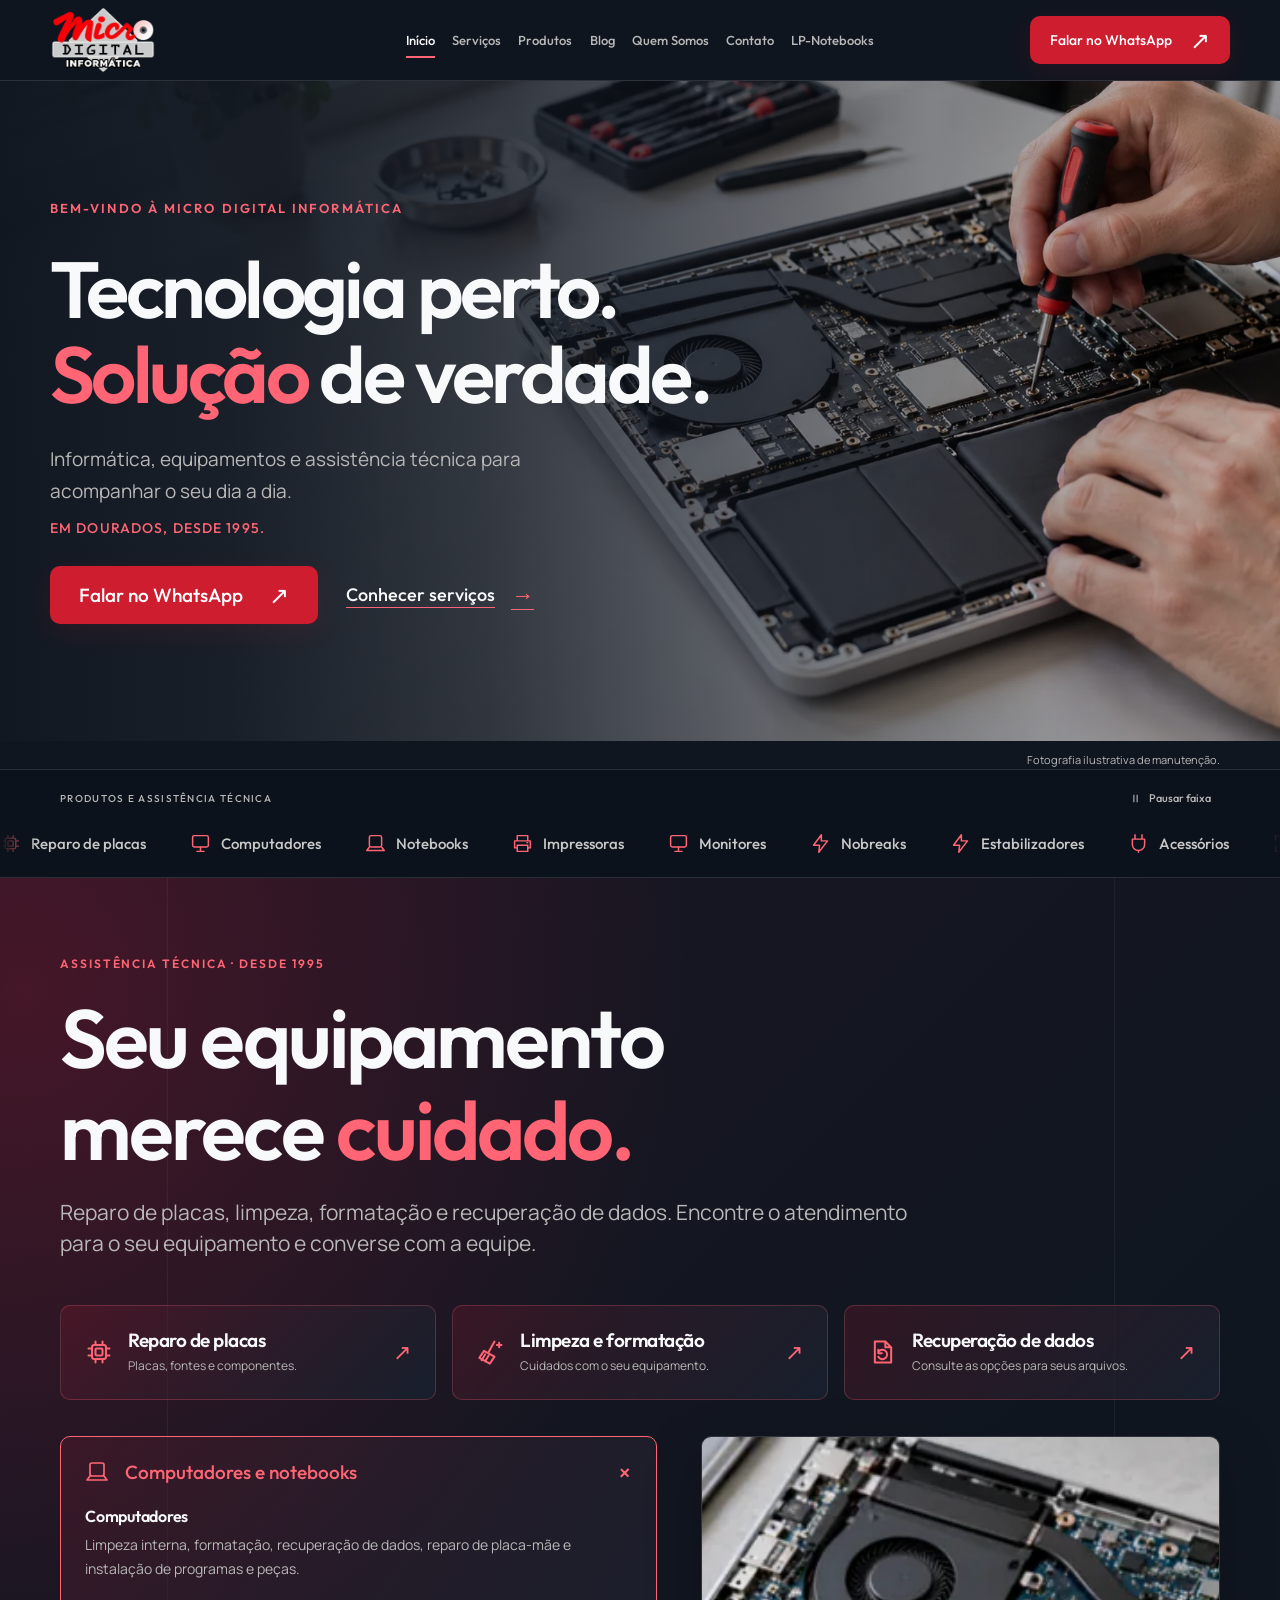
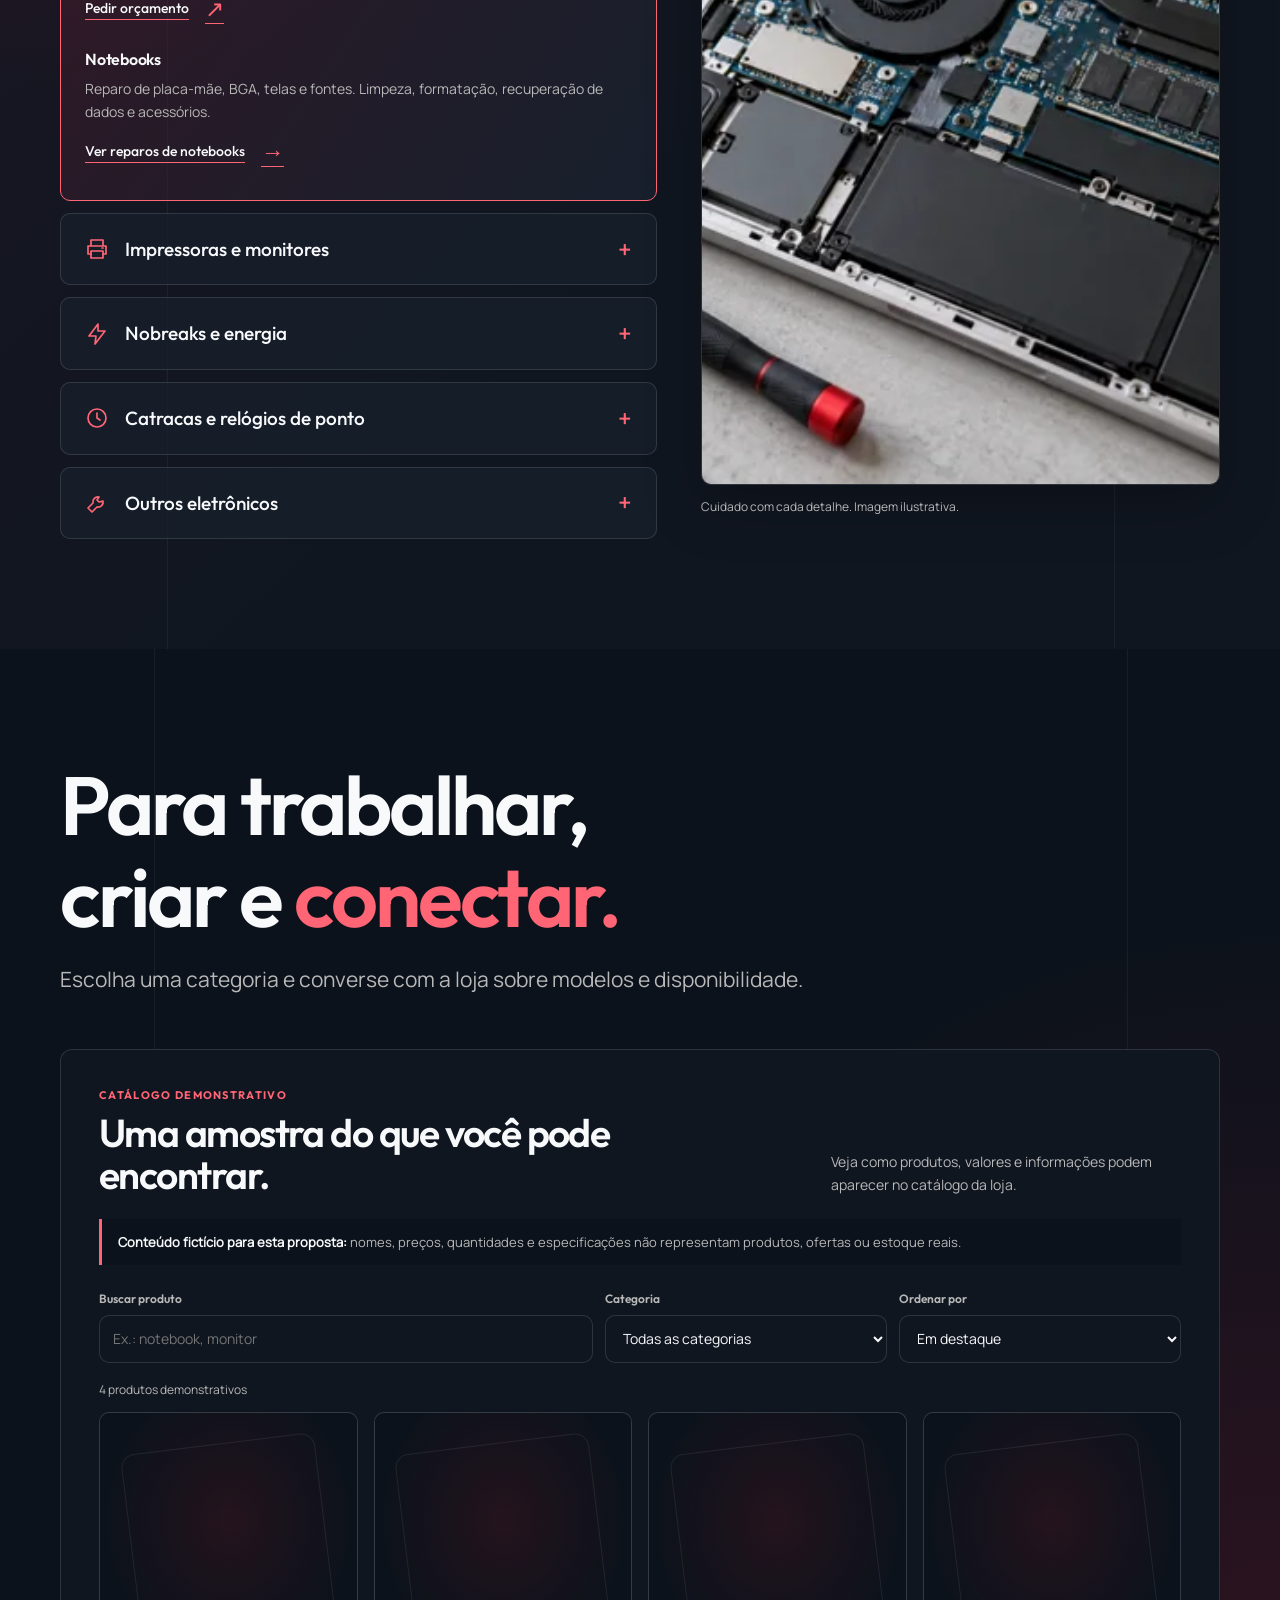
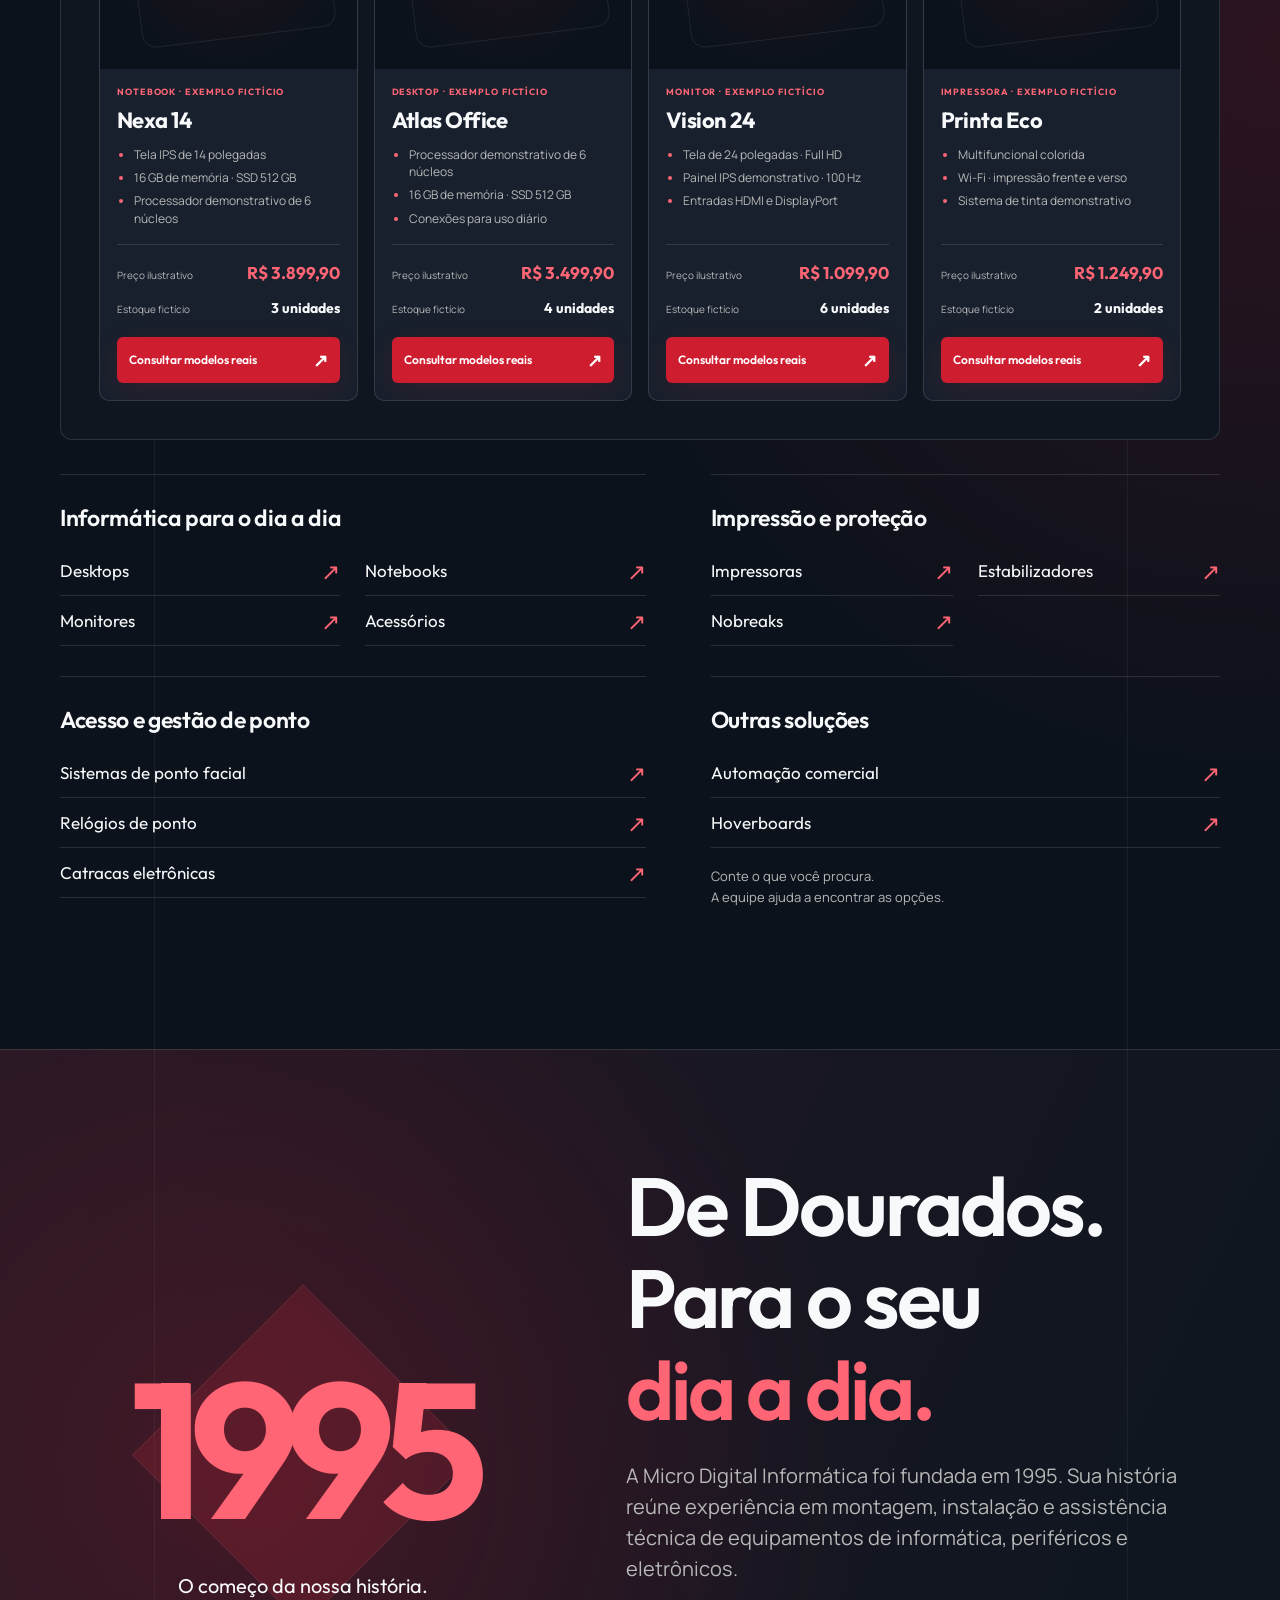
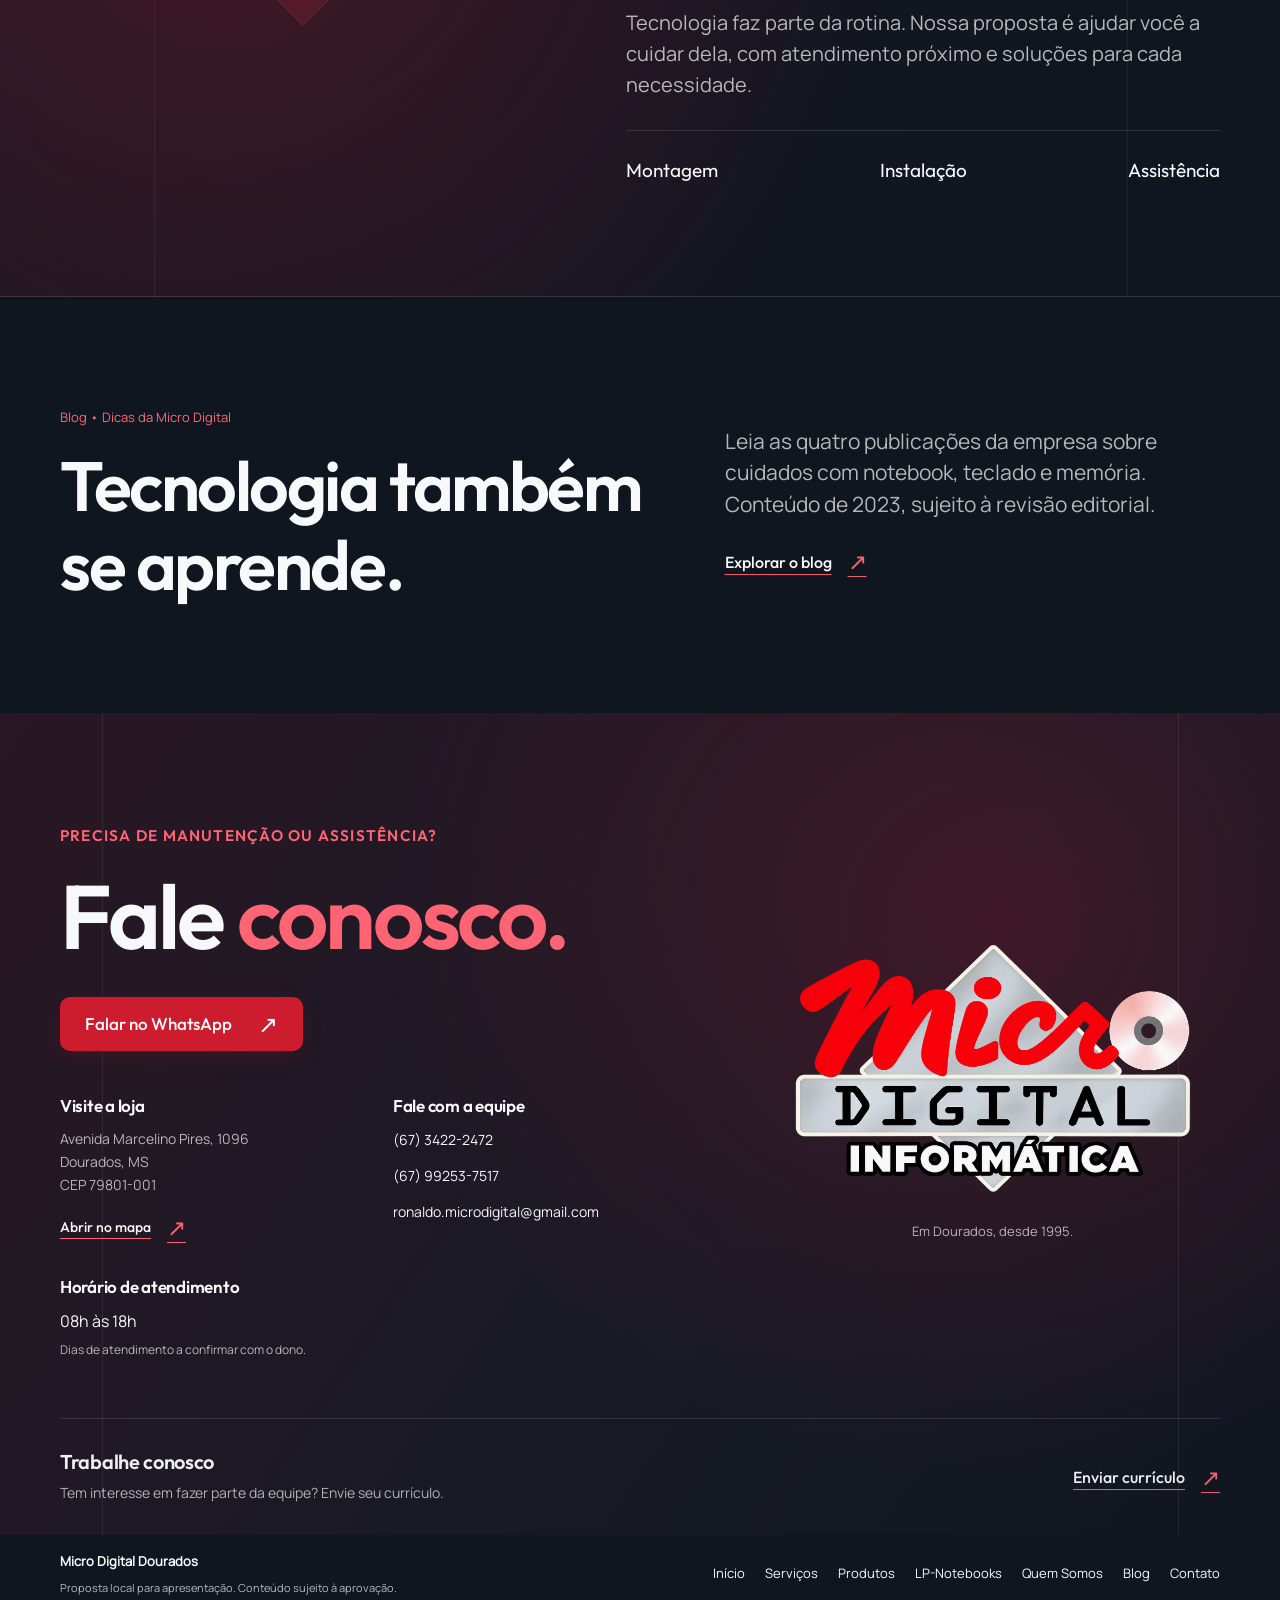
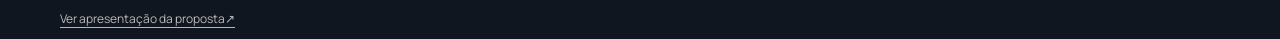
<file: index.html>
<!doctype html>
<html lang="pt-BR">
  <head>
    <meta charset="UTF-8" />
    <meta name="viewport" content="width=device-width, initial-scale=1" />
    <meta name="robots" content="noindex, nofollow" />
    <meta
      name="description"
      content="Proposta local da Micro Digital Dourados. Informática, equipamentos e assistência técnica desde 1995."
    />
    <meta name="theme-color" content="#101620" />
    <title>Micro Digital Dourados | Desde 1995</title>
    <link rel="icon" href="assets/logo-digital.webp" type="image/webp" />
    <link
      rel="preload"
      href="assets/outfit-variable-web.woff2"
      as="font"
      type="font/woff2"
      crossorigin
    />
    <link rel="stylesheet" href="styles.css" />
    <script src="config.js" defer></script>
    <script src="app.js" defer></script>
    <script src="interactions.js" defer></script>
    <script src="assets/gsap.min.js" defer></script>
    <script src="assets/ScrollTrigger.min.js" defer></script>
    <script src="motion.js" defer></script>
  </head>
  <body>
    <a class="skip-link" href="#conteudo">Pular para o conteúdo</a>
    <header class="site-header">
      <div class="header-inner">
        <a class="brand" href="#inicio" aria-label="Micro Digital Dourados, início">
          <img src="assets/logo-navbar-transparent.webp" width="240" height="152" alt="Micro Digital Informática" />
        </a>
        <nav class="header-nav" aria-label="Navegação principal">
          <a href="#inicio" aria-current="location">Início</a>
          <a href="#servicos">Serviços</a>
          <a href="#produtos">Produtos</a>
          <a href="blog.html">Blog</a>
          <a href="#quem-somos">Quem Somos</a>
          <a href="#contato">Contato</a>
          <a href="lp-notebooks.html">LP-Notebooks</a>
        </nav>
        <div class="header-actions">
          <a class="button compact" data-wa="general" href="https://wa.me/5567992537517" target="_blank" rel="noopener noreferrer">Falar no WhatsApp <span aria-hidden="true">↗</span></a>
        </div>
      </div>
    </header>

    <main id="conteudo">
      <svg class="icon-definitions" xmlns="http://www.w3.org/2000/svg" aria-hidden="true" focusable="false">
      <defs>
      <symbol id="service-icon-computer" viewBox="0 0 24 24">
      <rect x="3" y="3" width="18" height="13" rx="2"/>
      <path d="M8 21h8M12 16v5"/>
      </symbol>
      <symbol id="service-icon-laptop" viewBox="0 0 24 24">
      <rect x="5" y="3" width="14" height="13" rx="2"/>
      <path d="m5 16-3 4h20l-3-4"/>
      </symbol>
      <symbol id="service-icon-cpu" viewBox="0 0 24 24">
      <rect x="6" y="6" width="12" height="12" rx="2"/>
      <rect x="9" y="9" width="6" height="6" rx="1"/>
      <path d="M9 3v3m6-3v3M9 18v3m6-3v3M3 9h3m-3 6h3m12-6h3m-3 6h3"/>
      </symbol>
      <symbol id="service-icon-printer" viewBox="0 0 24 24">
      <path d="M6 9V3h12v6M6 17H3V9h18v8h-3"/>
      <path d="M6 14h12v7H6zM17 11h1"/>
      </symbol>
      <symbol id="service-icon-bolt" viewBox="0 0 24 24">
      <path d="m13 2-9 12h7l-1 8 10-13h-7z"/>
      </symbol>
      <symbol id="service-icon-face" viewBox="0 0 24 24">
      <path d="M8 3H3v5m13-5h5v5M3 16v5h5m13-5v5h-5M9 9v1m6-1v1m-6 5c2 2 4 2 6 0"/>
      </symbol>
      <symbol id="service-icon-clock" viewBox="0 0 24 24">
      <circle cx="12" cy="12" r="9"/>
      <path d="M12 7v5l3 2"/>
      </symbol>
      <symbol id="service-icon-access" viewBox="0 0 24 24">
      <path d="M12 3v18M3 8l9 4 9-4M5 19l7-7 7 7"/>
      <circle cx="12" cy="6" r="3"/>
      </symbol>
      <symbol id="service-icon-store" viewBox="0 0 24 24">
      <path d="M3 10V4h18v6M4 10v11h16V10M2 10c0 4 5 4 5 0 0 4 5 4 5 0 0 4 5 4 5 0 0 4 5 4 5 0M9 21v-7h6v7"/>
      </symbol>
      <symbol id="service-icon-board" viewBox="0 0 24 24">
      <rect x="2" y="9" width="20" height="8" rx="4"/>
      <circle cx="6" cy="13" r="1"/>
      <circle cx="18" cy="13" r="1"/>
      <path d="M9 9V7h6v2"/>
      </symbol>
      <symbol id="service-icon-keyboard" viewBox="0 0 24 24">
      <rect x="2" y="5" width="20" height="14" rx="2"/>
      <path d="M6 9h.01M10 9h.01M14 9h.01M18 9h.01M6 13h.01M10 13h.01M14 13h.01M18 13h.01M7 16h10"/>
      </symbol>
      <symbol id="service-icon-projector" viewBox="0 0 24 24">
      <rect x="2" y="6" width="20" height="13" rx="3"/>
      <circle cx="16" cy="12" r="3"/>
      <path d="M5 10h3m-3 4h3M6 19v2m12-2v2"/>
      </symbol>
      <symbol id="service-icon-data" viewBox="0 0 24 24">
      <path d="M7 3h7l5 5v13H5V3h2m7 0v5h5"/>
      <path d="M8 16a4 4 0 1 0 1-5m-1-1v3h3"/>
      </symbol>
      <symbol id="service-icon-disk" viewBox="0 0 24 24">
      <rect x="3" y="4" width="18" height="16" rx="3"/>
      <circle cx="15" cy="12" r="4"/>
      <path d="M7 8v8m4-1 4-3"/>
      </symbol>
      <symbol id="service-icon-tools" viewBox="0 0 24 24">
      <path d="M14 6a5 5 0 0 0-6 6l-5 5 4 4 5-5a5 5 0 0 0 6-6l-4 1-2-2z"/>
      </symbol>
      <symbol id="service-icon-clean" viewBox="0 0 24 24">
      <path d="m15 3-5 9m-4-1 9 5-4 6-9-5zM7 14l-3 5m6-4-3 5M19 4v4m-2-2h4"/>
      </symbol>
      <symbol id="service-icon-screen" viewBox="0 0 24 24">
      <rect x="4" y="3" width="16" height="18" rx="2"/>
      <path d="M10 18h4"/>
      </symbol>
      <symbol id="service-icon-parts" viewBox="0 0 24 24">
      <path d="M8 2v5m8-5v5M5 7h14v6a7 7 0 0 1-14 0zM12 20v2"/>
      </symbol>
      </defs>
      </svg>
      <section
        class="hero"
        id="inicio"
        aria-labelledby="inicio-title"
        tabindex="-1"
      >
        <picture class="hero-media"
          ><source
            srcset="
              assets/hero-640.webp   640w,
              assets/hero-1200.webp 1200w,
              assets/hero-1680.webp 1680w
            "
            sizes="100vw" />
          <img
            src="assets/hero-1200.webp"
            width="1672"
            height="941"
            fetchpriority="high"
            alt="Imagem ilustrativa de manutenção de um notebook em bancada"
        /></picture>
        <div class="hero-wash" aria-hidden="true"></div>
        <div class="container hero-content">
          <p class="eyebrow">Bem-vindo à Micro Digital Informática</p>
          <h1 id="inicio-title">
            Tecnologia perto.<br /><span>Solução</span> de verdade.
          </h1>
          <p class="hero-description">
            Informática, equipamentos e assistência técnica para acompanhar o
            seu dia a dia.
          </p>
          <p class="hero-since">Em Dourados, desde 1995.</p>
          <div class="actions">
            <a
              class="button"
              data-wa="general"
              href="https://wa.me/5567992537517"
              target="_blank"
              rel="noopener noreferrer"
              >Falar no WhatsApp <span aria-hidden="true">↗</span></a
            ><a class="text-link" href="#servicos"
              >Conhecer serviços <span aria-hidden="true">→</span></a
            >
          </div>
        </div>
      </section>
      <div class="container hero-caption">
        Fotografia ilustrativa de manutenção.
      </div>

      <section
        class="section services-section"
        id="servicos"
        aria-labelledby="servicos-title"
        tabindex="-1"
      >
        <div class="services-marquee" role="region" aria-label="Áreas de atuação da Micro Digital">
          <div class="container marquee-heading">
            <p>PRODUTOS E ASSISTÊNCIA TÉCNICA</p>
            <button class="marquee-toggle" type="button" aria-pressed="false" hidden>
              <svg viewBox="0 0 24 24" aria-hidden="true"><path d="M9 5v14M15 5v14"/></svg>
              <span>Pausar faixa</span>
            </button>
          </div>
          <div class="marquee-window">
            <div class="marquee-track">
              <ul class="marquee-list">
                <li><svg class="service-icon" aria-hidden="true" focusable="false"><use href="#service-icon-cpu"></use></svg><span>Reparo de placas</span></li>
                <li><svg class="service-icon" aria-hidden="true" focusable="false"><use href="#service-icon-computer"></use></svg><span>Computadores</span></li>
                <li><svg class="service-icon" aria-hidden="true" focusable="false"><use href="#service-icon-laptop"></use></svg><span>Notebooks</span></li>
                <li><svg class="service-icon" aria-hidden="true" focusable="false"><use href="#service-icon-printer"></use></svg><span>Impressoras</span></li>
                <li><svg class="service-icon" aria-hidden="true" focusable="false"><use href="#service-icon-computer"></use></svg><span>Monitores</span></li>
                <li><svg class="service-icon" aria-hidden="true" focusable="false"><use href="#service-icon-bolt"></use></svg><span>Nobreaks</span></li>
                <li><svg class="service-icon" aria-hidden="true" focusable="false"><use href="#service-icon-bolt"></use></svg><span>Estabilizadores</span></li>
                <li><svg class="service-icon" aria-hidden="true" focusable="false"><use href="#service-icon-parts"></use></svg><span>Acessórios</span></li>
                <li><svg class="service-icon" aria-hidden="true" focusable="false"><use href="#service-icon-face"></use></svg><span>Ponto facial</span></li>
                <li><svg class="service-icon" aria-hidden="true" focusable="false"><use href="#service-icon-clock"></use></svg><span>Relógios de ponto</span></li>
                <li><svg class="service-icon" aria-hidden="true" focusable="false"><use href="#service-icon-access"></use></svg><span>Catracas eletrônicas</span></li>
                <li><svg class="service-icon" aria-hidden="true" focusable="false"><use href="#service-icon-store"></use></svg><span>Automação comercial</span></li>
                <li><svg class="service-icon" aria-hidden="true" focusable="false"><use href="#service-icon-board"></use></svg><span>Hoverboards</span></li>
                <li><svg class="service-icon" aria-hidden="true" focusable="false"><use href="#service-icon-screen"></use></svg><span>Tablets</span></li>
                <li><svg class="service-icon" aria-hidden="true" focusable="false"><use href="#service-icon-keyboard"></use></svg><span>Teclados e órgãos eletrônicos</span></li>
                <li><svg class="service-icon" aria-hidden="true" focusable="false"><use href="#service-icon-projector"></use></svg><span>Projetores</span></li>
                <li><svg class="service-icon" aria-hidden="true" focusable="false"><use href="#service-icon-clean"></use></svg><span>Limpeza e formatação</span></li>
                <li><svg class="service-icon" aria-hidden="true" focusable="false"><use href="#service-icon-data"></use></svg><span>Recuperação de dados</span></li>
                <li><svg class="service-icon" aria-hidden="true" focusable="false"><use href="#service-icon-tools"></use></svg><span>Troca de telas e baterias</span></li>
                <li><svg class="service-icon" aria-hidden="true" focusable="false"><use href="#service-icon-disk"></use></svg><span>HD para SSD</span></li>
                <li><svg class="service-icon" aria-hidden="true" focusable="false"><use href="#service-icon-cpu"></use></svg><span>Reparo BGA</span></li>
              </ul>
            </div>
          </div>
        </div>
        <div class="container services-inner">

        <div class="section-heading">
          <p class="eyebrow">ASSISTÊNCIA TÉCNICA · DESDE 1995</p>
          <h2 id="servicos-title">
            Seu equipamento<br />merece <span>cuidado.</span>
          </h2>
          <p>
            Reparo de placas, limpeza, formatação e recuperação de dados.
            Encontre o atendimento para o seu equipamento e converse com a equipe.
          </p>
        </div>
        <div class="service-features">
          <a class="service-feature" data-wa="service" data-item="reparo de placas" href="https://wa.me/5567992537517">
            <svg class="service-icon" aria-hidden="true" focusable="false"><use href="#service-icon-cpu"></use></svg>
            <div>
              <h3>Reparo de placas</h3>
              <p>Placas, fontes e componentes.</p>
            </div>
            <span aria-hidden="true">↗</span>
          </a>
          <a class="service-feature" data-wa="service" data-item="limpeza e formatação" href="https://wa.me/5567992537517">
            <svg class="service-icon" aria-hidden="true" focusable="false"><use href="#service-icon-clean"></use></svg>
            <div>
              <h3>Limpeza e formatação</h3>
              <p>Cuidados com o seu equipamento.</p>
            </div>
            <span aria-hidden="true">↗</span>
          </a>
          <a class="service-feature" data-wa="service" data-item="recuperação de dados" href="https://wa.me/5567992537517">
            <svg class="service-icon" aria-hidden="true" focusable="false"><use href="#service-icon-data"></use></svg>
            <div>
              <h3>Recuperação de dados</h3>
              <p>Consulte as opções para seus arquivos.</p>
            </div>
            <span aria-hidden="true">↗</span>
          </a>
        </div>
        <div class="services-layout">
          <div class="service-groups">
            <details open>
              <summary>
                <svg class="service-icon" aria-hidden="true" focusable="false"><use href="#service-icon-laptop"></use></svg>
                <span class="service-name">Computadores e notebooks</span>
                <span class="service-toggle" aria-hidden="true">+</span>
              </summary>
              <div class="detail-content">
                <h3>Computadores</h3>
                <p>
                  Limpeza interna, formatação, recuperação de dados, reparo de
                  placa-mãe e instalação de programas e peças.
                </p>
                <a
                  class="text-link"
                  data-wa="service"
                  data-item="computadores"
                  href="https://wa.me/5567992537517"
                  target="_blank"
                  rel="noopener noreferrer"
                  >Pedir orçamento <span aria-hidden="true">↗</span></a
                >
                <h3>Notebooks</h3>
                <p>
                  Reparo de placa-mãe, BGA, telas e fontes. Limpeza, formatação,
                  recuperação de dados e acessórios.
                </p>
                <a class="text-link" href="lp-notebooks.html"
                  >Ver reparos de notebooks <span aria-hidden="true">→</span></a
                >
              </div>
            </details>
            <details>
              <summary>
                <svg class="service-icon" aria-hidden="true" focusable="false"><use href="#service-icon-printer"></use></svg>
                <span class="service-name">Impressoras e monitores</span>
                <span class="service-toggle" aria-hidden="true">+</span>
              </summary>
              <div class="detail-content">
                <h3>Impressoras</h3>
                <p>
                  Conserto de impressoras laser, jato de tinta, matriciais,
                  térmicas e fiscais.
                </p>
                <a
                  class="text-link"
                  data-wa="service"
                  data-item="impressoras"
                  href="https://wa.me/5567992537517"
                  target="_blank"
                  rel="noopener noreferrer"
                  >Pedir orçamento <span aria-hidden="true">↗</span></a
                >
                <h3>Monitores</h3>
                <p>
                  Troca de telas e reparo de placas lógicas, fontes e cabos.
                </p>
                <a
                  class="text-link"
                  data-wa="service"
                  data-item="monitores"
                  href="https://wa.me/5567992537517"
                  target="_blank"
                  rel="noopener noreferrer"
                  >Pedir orçamento <span aria-hidden="true">↗</span></a
                >
              </div>
            </details>
            <details>
              <summary>
                <svg class="service-icon" aria-hidden="true" focusable="false"><use href="#service-icon-bolt"></use></svg>
                <span class="service-name">Nobreaks e energia</span>
                <span class="service-toggle" aria-hidden="true">+</span>
              </summary>
              <div class="detail-content">
                <h3>Nobreaks</h3>
                <p>
                  Conserto de placa lógica e carregador, além de troca de
                  baterias.
                </p>
                <a
                  class="text-link"
                  data-wa="service"
                  data-item="nobreaks: placa lógica, carregador ou bateria"
                  href="https://wa.me/5567992537517"
                  target="_blank"
                  rel="noopener noreferrer"
                  >Pedir orçamento <span aria-hidden="true">↗</span></a
                >
              </div>
            </details>
            <details>
              <summary>
                <svg class="service-icon" aria-hidden="true" focusable="false"><use href="#service-icon-clock"></use></svg>
                <span class="service-name">Catracas e relógios de ponto</span>
                <span class="service-toggle" aria-hidden="true">+</span>
              </summary>
              <div class="detail-content">
                <h3>Catracas eletrônicas</h3>
                <p>
                  Conserto e troca de peças de catracas Topdata, conforme os
                  serviços publicados pela loja.
                </p>
                <a
                  class="text-link"
                  data-wa="service"
                  data-item="catracas eletrônicas"
                  href="https://wa.me/5567992537517"
                  target="_blank"
                  rel="noopener noreferrer"
                  >Pedir orçamento <span aria-hidden="true">↗</span></a
                >
                <h3>Relógios de ponto</h3>
                <p>
                  Conserto e troca de peças de relógios de ponto Topdata.
                  Consulte o atendimento para o seu modelo.
                </p>
                <a
                  class="text-link"
                  data-wa="service"
                  data-item="relógios de ponto"
                  href="https://wa.me/5567992537517"
                  target="_blank"
                  rel="noopener noreferrer"
                  >Pedir orçamento <span aria-hidden="true">↗</span></a
                >
              </div>
            </details>
            <details>
              <summary>
                <svg class="service-icon" aria-hidden="true" focusable="false"><use href="#service-icon-tools"></use></svg>
                <span class="service-name">Outros eletrônicos</span>
                <span class="service-toggle" aria-hidden="true">+</span>
              </summary>
              <div class="detail-content extra-services">
                <div>
                  <h3>Hoverboards</h3>
                  <p>
                    Conserto de hoverboards. Informe o modelo e o problema para
                    consultar a equipe.
                  </p>
                  <a
                    class="text-link"
                    data-wa="service"
                    data-item="hoverboards"
                    href="https://wa.me/5567992537517"
                    target="_blank"
                    rel="noopener noreferrer"
                    >Pedir orçamento <span aria-hidden="true">↗</span></a
                  >
                </div>
                <div>
                  <h3>Tablets</h3>
                  <p>
                    Troca de tela e conector de energia, conserto de fonte e
                    formatação.
                  </p>
                  <a
                    class="text-link"
                    data-wa="service"
                    data-item="tablets"
                    href="https://wa.me/5567992537517"
                    target="_blank"
                    rel="noopener noreferrer"
                    >Pedir orçamento <span aria-hidden="true">↗</span></a
                  >
                </div>
                <div>
                  <h3>Teclados e órgãos eletrônicos</h3>
                  <p>
                    Revisão interna, troca de membranas e conserto de placas.
                  </p>
                  <a
                    class="text-link"
                    data-wa="service"
                    data-item="teclados e órgãos eletrônicos"
                    href="https://wa.me/5567992537517"
                    target="_blank"
                    rel="noopener noreferrer"
                    >Pedir orçamento <span aria-hidden="true">↗</span></a
                  >
                </div>
                <div>
                  <h3>Projetores / data show</h3>
                  <p>
                    Troca de lâmpadas, conserto de placas e revisão interna.
                  </p>
                  <a
                    class="text-link"
                    data-wa="service"
                    data-item="projetores (data show)"
                    href="https://wa.me/5567992537517"
                    target="_blank"
                    rel="noopener noreferrer"
                    >Pedir orçamento <span aria-hidden="true">↗</span></a
                  >
                </div>
              </div>
            </details>
          </div>
          <figure class="service-photo">
            <img
              src="assets/repair-640.webp"
              srcset="
                assets/repair-640.webp   640w,
                assets/repair-1200.webp 1200w
              "
              sizes="(max-width: 767px) 100vw, 38vw"
              width="1672"
              height="941"
              loading="lazy"
              decoding="async"
              alt="Imagem ilustrativa dos componentes internos de um notebook"
            />
            <figcaption>
              Cuidado com cada detalhe. Imagem ilustrativa.
            </figcaption>
          </figure>
        </div>
        </div>
      </section>

      <section
        class="section products-section"
        id="produtos"
        aria-labelledby="produtos-title"
        tabindex="-1"
      >
        <div class="container">
          <div class="section-heading">
            <h2 id="produtos-title">
              Para trabalhar,<br />criar e <span>conectar.</span>
            </h2>
            <p>
              Escolha uma categoria e converse com a loja sobre modelos e
              disponibilidade.
            </p>
          </div>
          <div class="catalog-showcase" aria-labelledby="catalog-title">
            <div class="catalog-heading">
              <div>
                <p class="catalog-eyebrow">CATÁLOGO DEMONSTRATIVO</p>
                <h3 id="catalog-title">
                  Uma amostra do que você pode encontrar.
                </h3>
              </div>
              <p>
                Veja como produtos, valores e informações podem aparecer no
                catálogo da loja.
              </p>
            </div>
            <p class="catalog-notice" role="note">
              <strong>Conteúdo fictício para esta proposta:</strong> nomes,
              preços, quantidades e especificações não representam produtos,
              ofertas ou estoque reais.
            </p>
            <div
              class="catalog-toolbar"
              id="catalog-tools"
              role="search"
              hidden
            >
              <label class="catalog-field">
                <span>Buscar produto</span>
                <input
                  id="catalog-search"
                  type="search"
                  placeholder="Ex.: notebook, monitor"
                  autocomplete="off"
                />
              </label>
              <label class="catalog-field">
                <span>Categoria</span>
                <select id="catalog-category">
                  <option value="all">Todas as categorias</option>
                  <option value="notebooks">Notebooks</option>
                  <option value="desktops">Desktops</option>
                  <option value="monitores">Monitores</option>
                  <option value="impressoras">Impressoras</option>
                </select>
              </label>
              <label class="catalog-field">
                <span>Ordenar por</span>
                <select id="catalog-sort">
                  <option value="featured">Em destaque</option>
                  <option value="price-low">Menor valor ilustrativo</option>
                  <option value="price-high">Maior valor ilustrativo</option>
                </select>
              </label>
            </div>
            <p class="catalog-results" id="catalog-results" aria-live="polite">
              4 produtos demonstrativos
            </p>
            <div class="catalog-grid" id="catalog-grid">
              <article
                class="catalog-card"
                data-catalog-card
                data-category="notebooks"
                data-price="389990"
              >
                <div class="catalog-item-media" aria-hidden="true">
                  <img
                    src="assets/catalog-notebook.webp"
                    width="640"
                    height="640"
                    loading="lazy"
                    decoding="async"
                    alt=""
                  />
                </div>
                <div class="catalog-card-body">
                  <p class="catalog-product-type">
                    NOTEBOOK · EXEMPLO FICTÍCIO
                  </p>
                  <h4>Nexa 14</h4>
                  <ul class="catalog-specs">
                    <li>Tela IPS de 14 polegadas</li>
                    <li>16 GB de memória · SSD 512 GB</li>
                    <li>Processador demonstrativo de 6 núcleos</li>
                  </ul>
                  <div class="catalog-values">
                    <div>
                      <span>Preço ilustrativo</span>
                      <strong>R$ 3.899,90</strong>
                    </div>
                    <div>
                      <span>Estoque fictício</span>
                      <strong>3 unidades</strong>
                    </div>
                  </div>
                  <a
                    class="catalog-cta"
                    data-wa="catalog"
                    data-item="Nexa 14 (notebook demonstrativo)"
                    href="https://wa.me/5567992537517"
                    >Consultar modelos reais
                    <span aria-hidden="true">↗</span></a
                  >
                </div>
              </article>
              <article
                class="catalog-card"
                data-catalog-card
                data-category="desktops"
                data-price="349990"
              >
                <div class="catalog-item-media" aria-hidden="true">
                  <img
                    src="assets/catalog-desktop.webp"
                    width="640"
                    height="640"
                    loading="lazy"
                    decoding="async"
                    alt=""
                  />
                </div>
                <div class="catalog-card-body">
                  <p class="catalog-product-type">DESKTOP · EXEMPLO FICTÍCIO</p>
                  <h4>Atlas Office</h4>
                  <ul class="catalog-specs">
                    <li>Processador demonstrativo de 6 núcleos</li>
                    <li>16 GB de memória · SSD 512 GB</li>
                    <li>Conexões para uso diário</li>
                  </ul>
                  <div class="catalog-values">
                    <div>
                      <span>Preço ilustrativo</span>
                      <strong>R$ 3.499,90</strong>
                    </div>
                    <div>
                      <span>Estoque fictício</span>
                      <strong>4 unidades</strong>
                    </div>
                  </div>
                  <a
                    class="catalog-cta"
                    data-wa="catalog"
                    data-item="Atlas Office (desktop demonstrativo)"
                    href="https://wa.me/5567992537517"
                    >Consultar modelos reais
                    <span aria-hidden="true">↗</span></a
                  >
                </div>
              </article>
              <article
                class="catalog-card"
                data-catalog-card
                data-category="monitores"
                data-price="109990"
              >
                <div class="catalog-item-media" aria-hidden="true">
                  <img
                    src="assets/catalog-monitor.webp"
                    width="640"
                    height="640"
                    loading="lazy"
                    decoding="async"
                    alt=""
                  />
                </div>
                <div class="catalog-card-body">
                  <p class="catalog-product-type">MONITOR · EXEMPLO FICTÍCIO</p>
                  <h4>Vision 24</h4>
                  <ul class="catalog-specs">
                    <li>Tela de 24 polegadas · Full HD</li>
                    <li>Painel IPS demonstrativo · 100 Hz</li>
                    <li>Entradas HDMI e DisplayPort</li>
                  </ul>
                  <div class="catalog-values">
                    <div>
                      <span>Preço ilustrativo</span>
                      <strong>R$ 1.099,90</strong>
                    </div>
                    <div>
                      <span>Estoque fictício</span>
                      <strong>6 unidades</strong>
                    </div>
                  </div>
                  <a
                    class="catalog-cta"
                    data-wa="catalog"
                    data-item="Vision 24 (monitor demonstrativo)"
                    href="https://wa.me/5567992537517"
                    >Consultar modelos reais
                    <span aria-hidden="true">↗</span></a
                  >
                </div>
              </article>
              <article
                class="catalog-card"
                data-catalog-card
                data-category="impressoras"
                data-price="124990"
              >
                <div class="catalog-item-media" aria-hidden="true">
                  <img
                    src="assets/catalog-printer.webp"
                    width="640"
                    height="640"
                    loading="lazy"
                    decoding="async"
                    alt=""
                  />
                </div>
                <div class="catalog-card-body">
                  <p class="catalog-product-type">
                    IMPRESSORA · EXEMPLO FICTÍCIO
                  </p>
                  <h4>Printa Eco</h4>
                  <ul class="catalog-specs">
                    <li>Multifuncional colorida</li>
                    <li>Wi-Fi · impressão frente e verso</li>
                    <li>Sistema de tinta demonstrativo</li>
                  </ul>
                  <div class="catalog-values">
                    <div>
                      <span>Preço ilustrativo</span>
                      <strong>R$ 1.249,90</strong>
                    </div>
                    <div>
                      <span>Estoque fictício</span>
                      <strong>2 unidades</strong>
                    </div>
                  </div>
                  <a
                    class="catalog-cta"
                    data-wa="catalog"
                    data-item="Printa Eco (impressora demonstrativa)"
                    href="https://wa.me/5567992537517"
                    >Consultar modelos reais
                    <span aria-hidden="true">↗</span></a
                  >
                </div>
              </article>
            </div>
            <p class="catalog-empty" id="catalog-empty" hidden>
              Nenhum exemplo corresponde à busca. Tente outra palavra ou
              categoria.
            </p>
          </div>
          <div class="product-grid">
            <div class="product-group">
              <h3>Informática para o dia a dia</h3>
              <div class="category-links">
                <a
                  data-wa="product"
                  data-item="Desktops"
                  href="https://wa.me/5567992537517"
                  >Desktops <span aria-hidden="true">↗</span></a
                ><a
                  data-wa="product"
                  data-item="Notebooks"
                  href="https://wa.me/5567992537517"
                  >Notebooks <span aria-hidden="true">↗</span></a
                ><a
                  data-wa="product"
                  data-item="Monitores"
                  href="https://wa.me/5567992537517"
                  >Monitores <span aria-hidden="true">↗</span></a
                ><a
                  data-wa="product"
                  data-item="Acessórios"
                  href="https://wa.me/5567992537517"
                  >Acessórios <span aria-hidden="true">↗</span></a
                >
              </div>
            </div>
            <div class="product-group">
              <h3>Impressão e proteção</h3>
              <div class="category-links">
                <a
                  data-wa="product"
                  data-item="Impressoras"
                  href="https://wa.me/5567992537517"
                  >Impressoras <span aria-hidden="true">↗</span></a
                ><a
                  data-wa="product"
                  data-item="Estabilizadores"
                  href="https://wa.me/5567992537517"
                  >Estabilizadores <span aria-hidden="true">↗</span></a
                ><a
                  data-wa="product"
                  data-item="Nobreaks"
                  href="https://wa.me/5567992537517"
                  >Nobreaks <span aria-hidden="true">↗</span></a
                >
              </div>
            </div>
            <div class="product-group">
              <h3>Acesso e gestão de ponto</h3>
              <div class="category-links">
                <a
                  data-wa="product"
                  data-item="Sistemas de ponto facial"
                  href="https://wa.me/5567992537517"
                  >Sistemas de ponto facial <span aria-hidden="true">↗</span></a
                ><a
                  data-wa="product"
                  data-item="Relógios de ponto"
                  href="https://wa.me/5567992537517"
                  >Relógios de ponto <span aria-hidden="true">↗</span></a
                ><a
                  data-wa="product"
                  data-item="Catracas eletrônicas"
                  href="https://wa.me/5567992537517"
                  >Catracas eletrônicas <span aria-hidden="true">↗</span></a
                >
              </div>
            </div>
            <div class="product-group">
              <h3>Outras soluções</h3>
              <div class="category-links">
                <a
                  data-wa="product"
                  data-item="Automação comercial"
                  href="https://wa.me/5567992537517"
                  >Automação comercial <span aria-hidden="true">↗</span></a
                ><a
                  data-wa="product"
                  data-item="Hoverboards"
                  href="https://wa.me/5567992537517"
                  >Hoverboards <span aria-hidden="true">↗</span></a
                >
              </div>
              <p>
                Conte o que você procura.<br />A equipe ajuda a encontrar as
                opções.
              </p>
            </div>
          </div>
        </div>
      </section>

      <section
        class="section about-section"
        id="quem-somos"
        aria-labelledby="about-title"
        tabindex="-1"
      >
        <div class="container about-layout">
          <div class="year-panel">
            <strong>1995</strong>
            <p>O começo da nossa história.</p>
          </div>
          <div>
            <h2 id="about-title">
              De Dourados.<br />Para o seu <span>dia a dia.</span>
            </h2>
            <p class="about-copy">
              A Micro Digital Informática foi fundada em 1995. Sua história
              reúne experiência em montagem, instalação e assistência técnica de
              equipamentos de informática, periféricos e eletrônicos.
            </p>
            <p class="about-copy">
              Tecnologia faz parte da rotina. Nossa proposta é ajudar você a
              cuidar dela, com atendimento próximo e soluções para cada
              necessidade.
            </p>
            <div class="expertise">
              <span>Montagem</span><span>Instalação</span
              ><span>Assistência</span>
            </div>
          </div>
        </div>
      </section>

      <section
        class="section container blog-section"
        id="blog"
        aria-labelledby="blog-title"
        tabindex="-1"
      >
        <div>
          <p class="empty-label">Blog • Dicas da Micro Digital</p>
          <h2 id="blog-title">Tecnologia também<br />se aprende.</h2>
        </div>
        <div>
          <p>
            Leia as quatro publicações da empresa sobre cuidados com notebook,
            teclado e memória. Conteúdo de 2023, sujeito à revisão editorial.
          </p>
          <a class="text-link" href="blog.html"
            >Explorar o blog <span aria-hidden="true">↗</span></a
          >
        </div>
      </section>

      <section
        class="section contact-section"
        id="contato"
        aria-labelledby="contact-title"
        tabindex="-1"
      >
        <div class="container">
          <div class="contact-layout">
            <div>
              <p class="eyebrow contact-intro">Precisa de manutenção ou assistência?</p>
              <h2 id="contact-title">Fale <span>conosco.</span></h2>
              <a
                class="button"
                data-wa="general"
                href="https://wa.me/5567992537517"
                target="_blank"
                rel="noopener noreferrer"
                >Falar no WhatsApp <span aria-hidden="true">↗</span></a
              >
              <div class="contact-details">
                <div>
                  <h3>Visite a loja</h3>
                  <address>
                    Avenida Marcelino Pires, 1096<br />Dourados, MS<br />CEP
                    79801-001
                  </address>
                  <a
                    class="text-link"
                    href="https://www.google.com/maps/search/?api=1&amp;query=Avenida%20Marcelino%20Pires%201096%20Dourados%20MS"
                    target="_blank"
                    rel="noopener noreferrer"
                    >Abrir no mapa <span aria-hidden="true">↗</span></a
                  >
                </div>
                <div>
                  <h3>Fale com a equipe</h3>
                  <a href="tel:+556734222472">(67) 3422-2472</a
                  ><a href="tel:+5567992537517">(67) 99253-7517</a
                  ><a
                    class="email-link"
                    href="mailto:ronaldo.microdigital@gmail.com"
                    >ronaldo.microdigital@gmail.com</a
                  >
                </div>
                <div class="hours">
                  <h3>Horário de atendimento</h3>
                  <p id="business-hours">08h às 18h</p>
                  <p id="business-days" class="confirmation">
                    Dias de atendimento a confirmar com o dono.
                  </p>
                </div>
              </div>
            </div>
            <div class="contact-logo">
              <img
                src="assets/logo-contact-transparent.png"
                width="1574"
                height="999"
                loading="lazy"
                decoding="async"
                alt="Micro Digital Informática"
              />
              <p>Em Dourados, desde 1995.</p>
            </div>
          </div>
          <div class="careers">
            <div>
              <h3>Trabalhe conosco</h3>
              <p>
                Tem interesse em fazer parte da equipe? Envie seu currículo.
              </p>
            </div>
            <a
              class="text-link"
              href="mailto:ronaldo.microdigital@gmail.com?subject=Curr%C3%ADculo%20-%20Micro%20Digital"
              >Enviar currículo <span aria-hidden="true">↗</span></a
            >
          </div>
        </div>
      </section>
    </main>
    <footer class="container site-footer">
      <div>
        <strong>Micro Digital Dourados</strong>
        <p>Proposta local para apresentação. Conteúdo sujeito à aprovação.</p>
      </div>
      <nav aria-label="Navegação do rodapé">
        <a href="#inicio">Início</a><a href="#servicos">Serviços</a
        ><a href="#produtos">Produtos</a
        ><a href="lp-notebooks.html">LP-Notebooks</a
        ><a href="#quem-somos">Quem Somos</a><a href="blog.html">Blog</a
        ><a href="#contato">Contato</a>
      </nav>
      <a href="docs/apresentacao.html" class="presentation-link"
        >Ver apresentação da proposta <span aria-hidden="true">↗</span></a
      >
    </footer>
    <noscript
      ><p class="noscript-note">
        Use os links da navegação ou do rodapé. Os contatos continuam disponíveis;
        mensagens específicas exigem JavaScript.
      </p></noscript
    >
  </body>
</html>
</file>
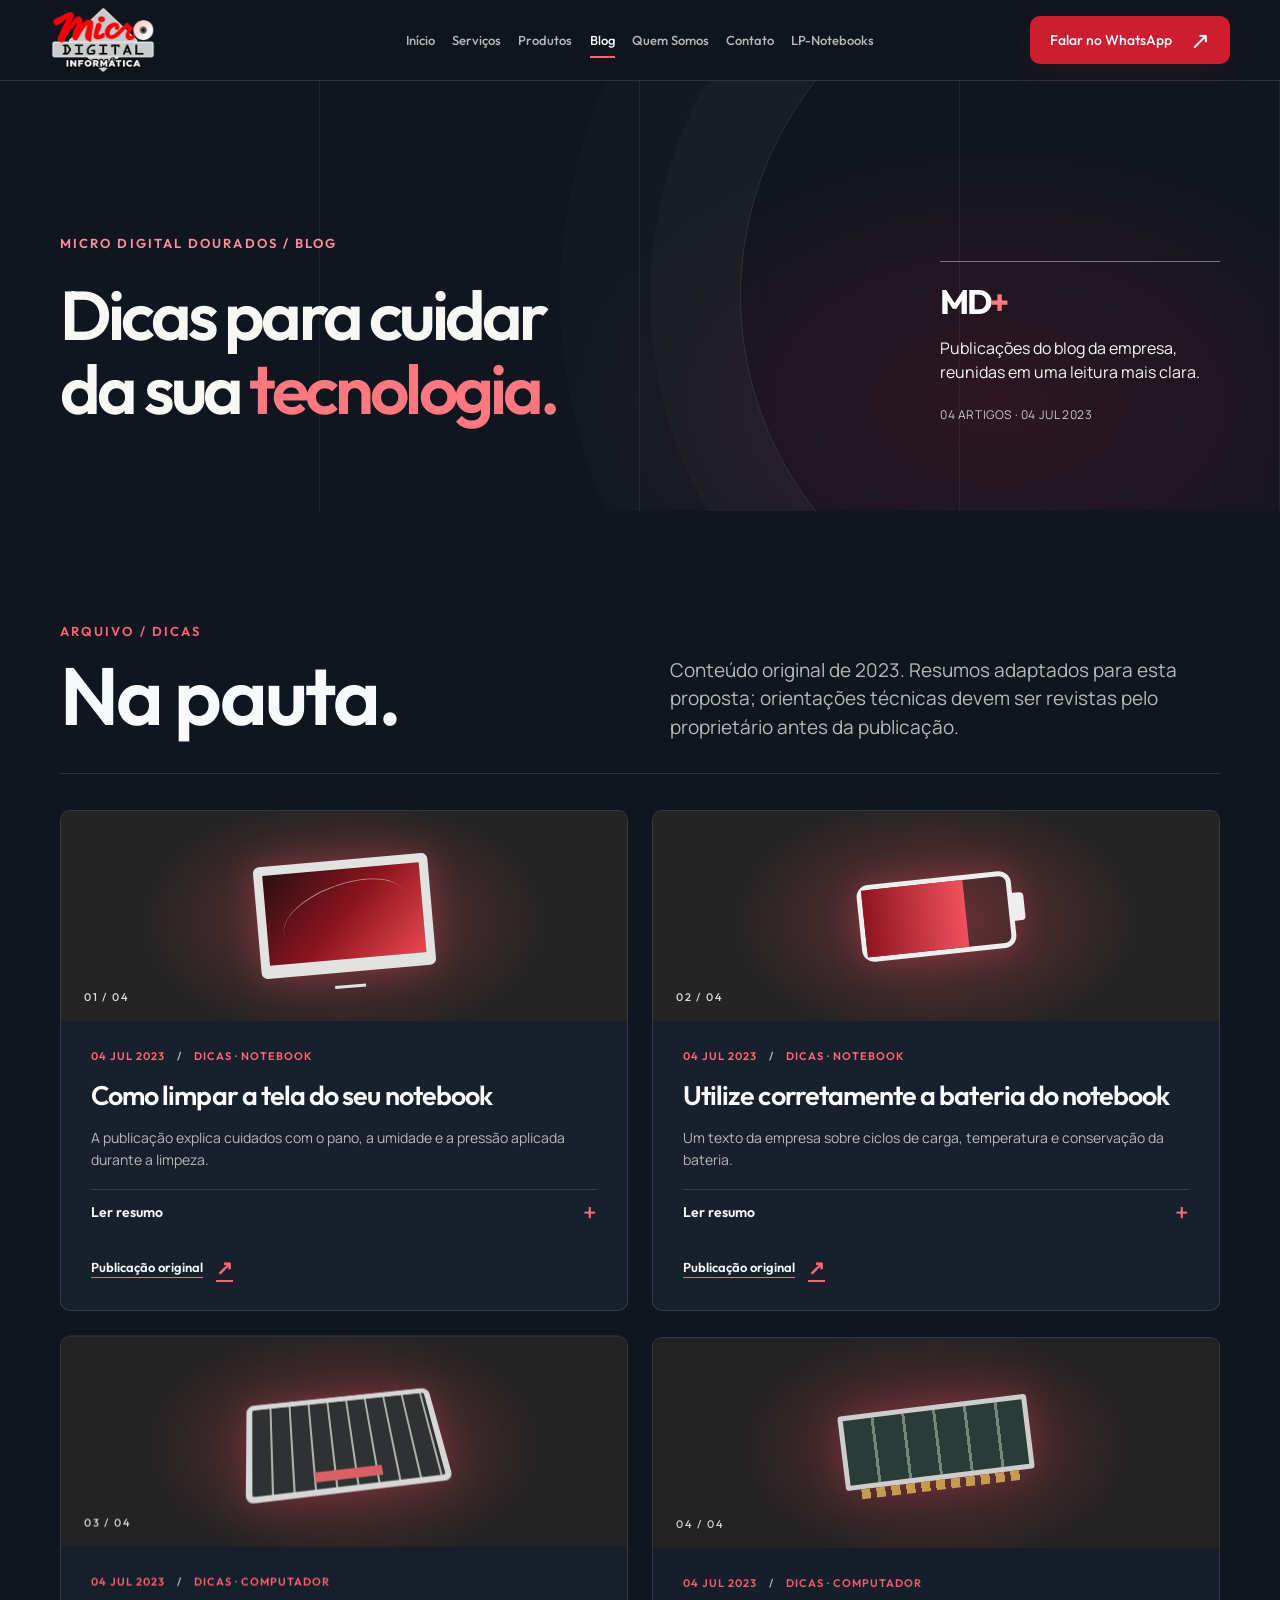
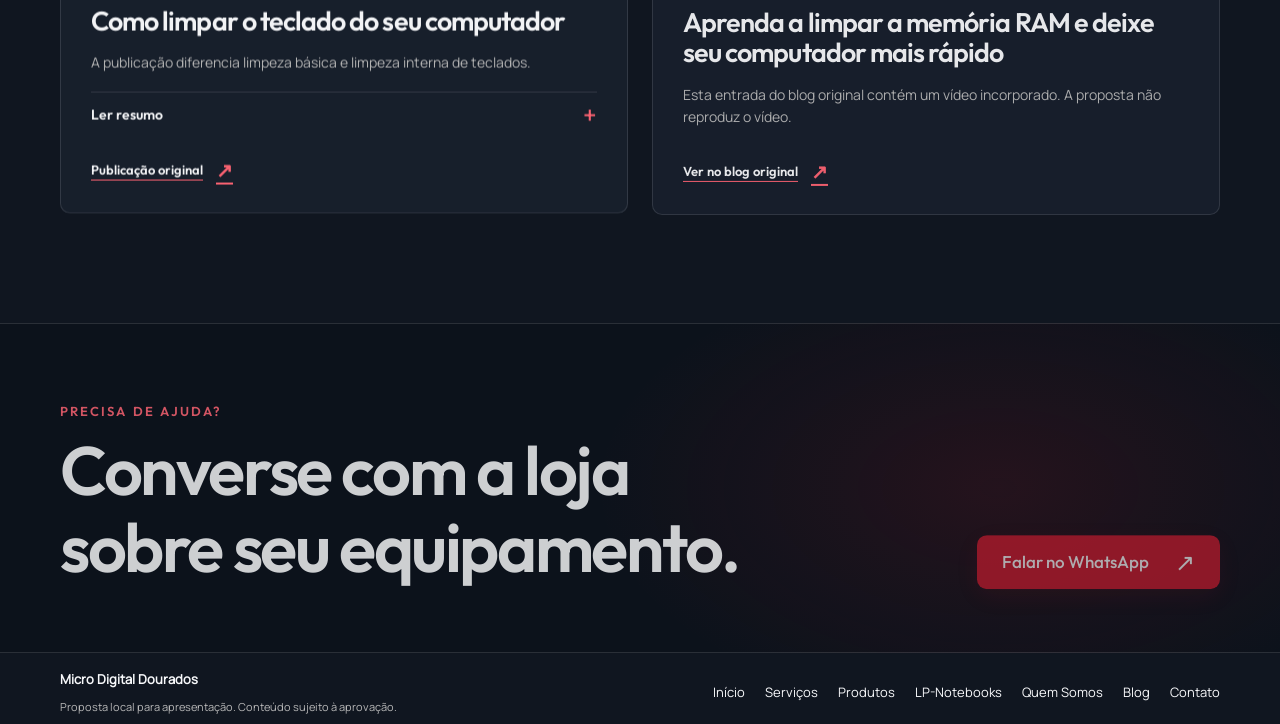
<file: blog.html>
<!doctype html>
<html lang="pt-BR">
  <head>
    <meta charset="UTF-8" />
    <meta name="viewport" content="width=device-width, initial-scale=1" />
    <meta name="robots" content="noindex, nofollow" />
    <meta name="description" content="Dicas publicadas pela Micro Digital Dourados sobre cuidados com notebooks e computadores." />
    <meta name="theme-color" content="#101620" />
    <title>Blog | Micro Digital Dourados</title>
    <link rel="icon" href="assets/logo-digital.webp" type="image/webp" />
    <link rel="preload" href="assets/outfit-variable-web.woff2" as="font" type="font/woff2" crossorigin />
    <link rel="stylesheet" href="styles.css" />
    <script src="config.js" defer></script>
    <script src="app.js" defer></script>
    <script src="interactions.js" defer></script>
    <script src="assets/gsap.min.js" defer></script>
    <script src="assets/ScrollTrigger.min.js" defer></script>
    <script src="motion.js" defer></script>
  </head>
  <body class="blog-page">
    <a class="skip-link" href="#conteudo">Pular para o conteúdo</a>
    <header class="site-header">
      <div class="header-inner">
        <a class="brand" href="index.html#inicio" aria-label="Micro Digital Dourados, início">
          <img src="assets/logo-navbar-transparent.webp" width="240" height="152" alt="Micro Digital Informática" />
        </a>
        <nav class="header-nav" aria-label="Navegação principal">
          <a href="index.html#inicio">Início</a>
          <a href="index.html#servicos">Serviços</a>
          <a href="index.html#produtos">Produtos</a>
          <a href="blog.html" aria-current="page">Blog</a>
          <a href="index.html#quem-somos">Quem Somos</a>
          <a href="index.html#contato">Contato</a>
          <a href="lp-notebooks.html">LP-Notebooks</a>
        </nav>
        <div class="header-actions">
          <a class="button compact" data-wa="general" href="https://wa.me/5567992537517" target="_blank" rel="noopener noreferrer">Falar no WhatsApp <span aria-hidden="true">↗</span></a>
        </div>
      </div>
    </header>

    <main id="conteudo">
      <section class="blog-hero" aria-labelledby="blog-page-title">
        <div class="container blog-hero-inner">
          <div>
            <p class="eyebrow">Micro Digital Dourados / Blog</p>
            <h1 id="blog-page-title">Dicas para cuidar<br />da sua <span>tecnologia.</span></h1>
          </div>
          <div class="blog-hero-aside">
            <span class="blog-hero-mark" aria-hidden="true">MD<span>+</span></span>
            <p>Publicações do blog da empresa, reunidas em uma leitura mais clara.</p>
            <span>04 artigos · 04 jul 2023</span>
          </div>
        </div>
      </section>
      <section class="section container blog-list" aria-labelledby="posts-title">
        <div class="blog-list-heading">
          <div><p class="eyebrow">Arquivo / Dicas</p><h2 id="posts-title">Na pauta.</h2></div>
          <p>Conteúdo original de 2023. Resumos adaptados para esta proposta; orientações técnicas devem ser revistas pelo proprietário antes da publicação.</p>
        </div>
        <div class="article-grid">
          <article class="article-card article-card-featured" id="tela">
            <div class="article-art art-screen" aria-hidden="true"><span class="art-screen-frame"><i></i></span><span class="art-number">01 / 04</span></div>
            <div class="article-card-body">
              <p class="article-meta"><time datetime="2023-07-04">04 jul 2023</time><span>Dicas · Notebook</span></p>
              <h3>Como limpar a tela do seu notebook</h3>
              <p>A publicação explica cuidados com o pano, a umidade e a pressão aplicada durante a limpeza.</p>
              <details class="article-detail"><summary>Ler resumo <span aria-hidden="true">+</span></summary>
                <div><p>Use um pano macio e limpo. Umedeça o pano levemente, sem borrifar líquido direto na tela. Passe com cuidado, sem pressionar o painel. Evite materiais ásperos e produtos de limpeza de vidro.</p><p>Confira as instruções do fabricante do seu equipamento antes de limpar.</p></div>
              </details>
              <a class="article-source" href="https://microdigitaldourados.com.br/blog/f/como-limpar-a-tela-do-seu-notebook" target="_blank" rel="noopener noreferrer">Publicação original <span aria-hidden="true">↗</span></a>
            </div>
          </article>
          <article class="article-card" id="bateria">
            <div class="article-art art-battery" aria-hidden="true"><span class="art-battery-shape"><i></i></span><span class="art-number">02 / 04</span></div>
            <div class="article-card-body">
              <p class="article-meta"><time datetime="2023-07-04">04 jul 2023</time><span>Dicas · Notebook</span></p>
              <h3>Utilize corretamente a bateria do notebook</h3>
              <p>Um texto da empresa sobre ciclos de carga, temperatura e conservação da bateria.</p>
              <details class="article-detail"><summary>Ler resumo <span aria-hidden="true">+</span></summary>
                <div><p>A publicação de 2023 reúne recomendações sobre uso da bateria. Como orientações variam conforme o modelo e evoluem com a tecnologia, confirme as instruções atuais do fabricante antes de aplicar as dicas.</p></div>
              </details>
              <a class="article-source" href="https://microdigitaldourados.com.br/blog/f/utilize-corretamente-a-bateria-do-notebook" target="_blank" rel="noopener noreferrer">Publicação original <span aria-hidden="true">↗</span></a>
            </div>
          </article>
          <article class="article-card" id="teclado">
            <div class="article-art art-keyboard" aria-hidden="true"><span class="art-keyboard-shape"><i></i></span><span class="art-number">03 / 04</span></div>
            <div class="article-card-body">
              <p class="article-meta"><time datetime="2023-07-04">04 jul 2023</time><span>Dicas · Computador</span></p>
              <h3>Como limpar o teclado do seu computador</h3>
              <p>A publicação diferencia limpeza básica e limpeza interna de teclados.</p>
              <details class="article-detail"><summary>Ler resumo <span aria-hidden="true">+</span></summary>
                <div><p>O texto sugere remover resíduos soltos e limpar superfícies com pano levemente umedecido. Recomenda cuidado ao acessar a parte interna e deixa claro que a remoção de teclas descrita para teclados avulsos não vale para notebooks.</p></div>
              </details>
              <a class="article-source" href="https://microdigitaldourados.com.br/blog/f/como-limpar-o-teclado-do-seu-computador" target="_blank" rel="noopener noreferrer">Publicação original <span aria-hidden="true">↗</span></a>
            </div>
          </article>
          <article class="article-card" id="memoria">
            <div class="article-art art-memory" aria-hidden="true"><span class="art-memory-shape"><i></i></span><span class="art-number">04 / 04</span></div>
            <div class="article-card-body">
              <p class="article-meta"><time datetime="2023-07-04">04 jul 2023</time><span>Dicas · Computador</span></p>
              <h3>Aprenda a limpar a memória RAM e deixe seu computador mais rápido</h3>
              <p>Esta entrada do blog original contém um vídeo incorporado. A proposta não reproduz o vídeo.</p>
              <a class="article-source" href="https://microdigitaldourados.com.br/blog/f/aprenda-a-limpar-a-mem%C3%B3ria-ram-e-deixe-seu-computador-mais-r%C3%A1pido" target="_blank" rel="noopener noreferrer">Ver no blog original <span aria-hidden="true">↗</span></a>
            </div>
          </article>
        </div>
      </section>
      <section class="blog-contact" aria-labelledby="blog-contact-title"><div class="container blog-contact-inner">
        <div><p class="eyebrow">Precisa de ajuda?</p><h2 id="blog-contact-title">Converse com a loja<br />sobre seu equipamento.</h2></div>
        <a class="button" data-wa="question" href="https://wa.me/5567992537517" target="_blank" rel="noopener noreferrer">Falar no WhatsApp <span aria-hidden="true">↗</span></a>
      </div></section>
    </main>
    <footer class="container site-footer">
      <div><strong>Micro Digital Dourados</strong><p>Proposta local para apresentação. Conteúdo sujeito à aprovação.</p></div>
      <nav aria-label="Navegação do rodapé"><a href="index.html#inicio">Início</a><a href="index.html#servicos">Serviços</a><a href="index.html#produtos">Produtos</a><a href="lp-notebooks.html">LP-Notebooks</a><a href="index.html#quem-somos">Quem Somos</a><a href="blog.html" aria-current="page">Blog</a><a href="index.html#contato">Contato</a></nav>
    </footer>
  </body>
</html>
</file>
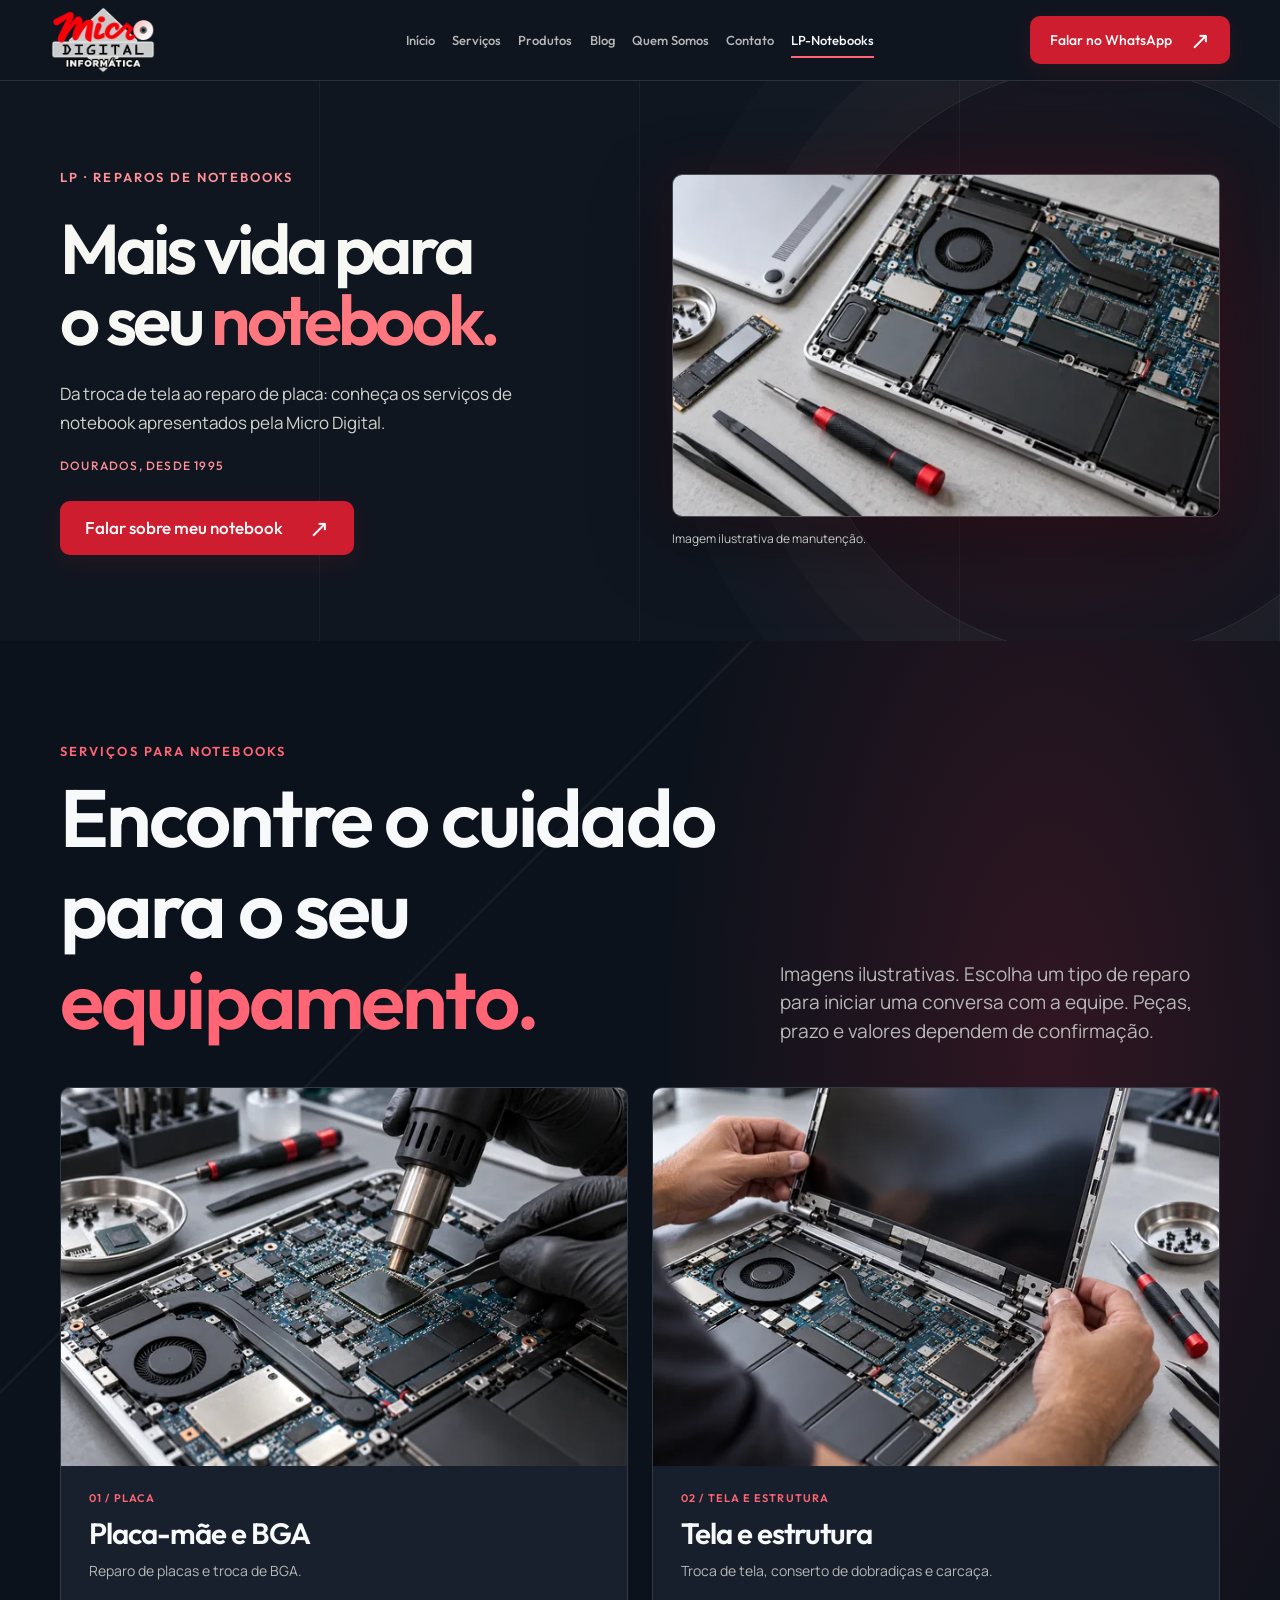
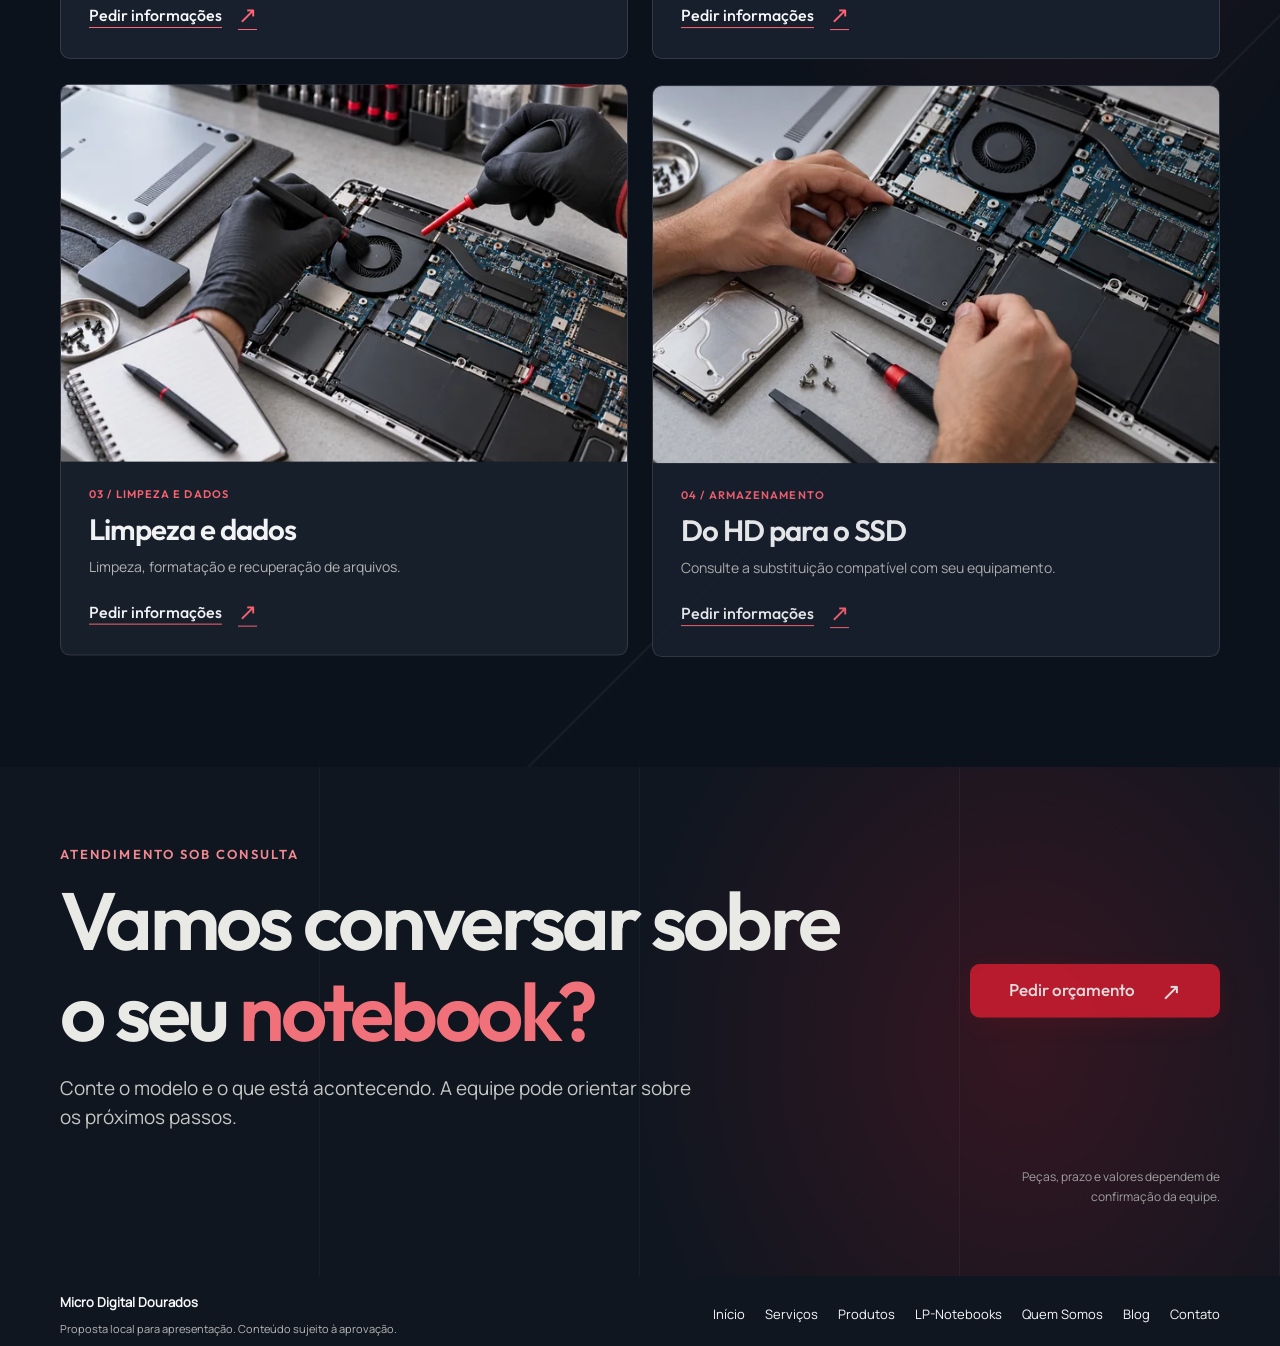
<file: lp-notebooks.html>
<!doctype html>
<html lang="pt-BR">
  <head>
    <meta charset="UTF-8" />
    <meta name="viewport" content="width=device-width, initial-scale=1" />
    <meta name="robots" content="noindex, nofollow" />
    <meta
      name="description"
      content="Conheça os serviços de reparo de notebooks apresentados pela Micro Digital Dourados. Atendimento e orçamento sob consulta."
    />
    <meta name="theme-color" content="#101620" />
    <title>Reparos de notebooks | Micro Digital Dourados</title>
    <link rel="icon" href="assets/logo-digital.webp" type="image/webp" />
    <link
      rel="preload"
      href="assets/outfit-variable-web.woff2"
      as="font"
      type="font/woff2"
      crossorigin
    />
    <link rel="stylesheet" href="styles.css" />
    <script src="config.js" defer></script>
    <script src="app.js" defer></script>
    <script src="interactions.js" defer></script>
    <script src="assets/gsap.min.js" defer></script>
    <script src="assets/ScrollTrigger.min.js" defer></script>
    <script src="motion.js" defer></script>
  </head>
  <body class="repair-page">
    <a class="skip-link" href="#conteudo">Pular para o conteúdo</a>
    <header class="site-header">
      <div class="header-inner">
        <a class="brand" href="index.html#inicio" aria-label="Micro Digital Dourados, início">
          <img src="assets/logo-navbar-transparent.webp" width="240" height="152" alt="Micro Digital Informática" />
        </a>
        <nav class="header-nav" aria-label="Navegação principal">
          <a href="index.html#inicio">Início</a>
          <a href="index.html#servicos">Serviços</a>
          <a href="index.html#produtos">Produtos</a>
          <a href="blog.html">Blog</a>
          <a href="index.html#quem-somos">Quem Somos</a>
          <a href="index.html#contato">Contato</a>
          <a href="#lp-notebooks" aria-current="page">LP-Notebooks</a>
        </nav>
        <div class="header-actions">
          <a class="button compact" data-wa="general" href="https://wa.me/5567992537517" target="_blank" rel="noopener noreferrer">Falar no WhatsApp <span aria-hidden="true">↗</span></a>
        </div>
      </div>
    </header>

    <main id="conteudo">
      <section
        class="repair-page-hero"
        id="lp-notebooks"
        aria-labelledby="repair-page-title"
        tabindex="-1"
      >
        <div class="container repair-page-hero-inner">
          <div class="repair-page-content">
            <p class="eyebrow">LP · Reparos de notebooks</p>
            <h1 id="repair-page-title">
              Mais vida para<br />o seu <span>notebook.</span>
            </h1>
            <p class="repair-page-lead">
              Da troca de tela ao reparo de placa: conheça os serviços de
              notebook apresentados pela Micro Digital.
            </p>
            <p class="repair-page-since">Dourados, desde 1995</p>
            <a
              class="button"
              data-wa="service"
              data-item="notebook"
              href="https://wa.me/5567992537517"
              target="_blank"
              rel="noopener noreferrer"
              >Falar sobre meu notebook <span aria-hidden="true">↗</span></a
            >
          </div>
          <figure class="repair-page-photo">
            <img
              src="assets/repair-1200.webp"
              srcset="assets/repair-640.webp 640w, assets/repair-1200.webp 1200w"
              sizes="(max-width: 767px) calc(100vw - 44px), 48vw"
              width="1680"
              height="945"
              fetchpriority="high"
              decoding="async"
              alt="Notebook aberto em bancada para manutenção, imagem ilustrativa"
            />
            <figcaption>Imagem ilustrativa de manutenção.</figcaption>
          </figure>
        </div>
      </section>

      <section
        class="repair-categories"
        id="tipos-de-reparo"
        aria-labelledby="repair-categories-title"
      >
        <div class="container">
          <header class="repair-section-heading">
            <div>
              <p class="eyebrow">Serviços para notebooks</p>
              <h2 id="repair-categories-title">
                Encontre o cuidado<br />para o seu <span>equipamento.</span>
              </h2>
            </div>
            <p>
              Imagens ilustrativas. Escolha um tipo de reparo para iniciar uma
              conversa com a equipe. Peças, prazo e valores dependem de
              confirmação.
            </p>
          </header>

          <div class="repair-page-grid">
            <article class="repair-page-card">
              <img
                src="assets/notebook-bga-640.webp"
                srcset="assets/notebook-bga-640.webp 640w, assets/notebook-bga-1200.webp 1200w"
                sizes="(max-width: 767px) calc(100vw - 44px), (max-width: 1100px) 44vw, 38vw"
                width="1200"
                height="800"
                loading="lazy"
                decoding="async"
                alt="Técnico trabalha na placa-mãe de um notebook em bancada"
              />
              <div class="repair-page-card-body">
                <p class="repair-card-index">01 / PLACA</p>
                <h3>Placa-mãe e BGA</h3>
                <p>Reparo de placas e troca de BGA.</p>
                <a
                  class="text-link"
                  data-wa="repair"
                  data-item="reparo de placa-mãe e BGA"
                  href="https://wa.me/5567992537517"
                  target="_blank"
                  rel="noopener noreferrer"
                  >Pedir informações <span aria-hidden="true">↗</span></a
                >
              </div>
            </article>

            <article class="repair-page-card">
              <img
                src="assets/notebook-screen-640.webp"
                srcset="assets/notebook-screen-640.webp 640w, assets/notebook-screen-1200.webp 1200w"
                sizes="(max-width: 767px) calc(100vw - 44px), (max-width: 1100px) 44vw, 38vw"
                width="1200"
                height="800"
                loading="lazy"
                decoding="async"
                alt="Montagem de tela e dobradiças de notebook durante reparo"
              />
              <div class="repair-page-card-body">
                <p class="repair-card-index">02 / TELA E ESTRUTURA</p>
                <h3>Tela e estrutura</h3>
                <p>Troca de tela, conserto de dobradiças e carcaça.</p>
                <a
                  class="text-link"
                  data-wa="repair"
                  data-item="troca de tela, conserto de dobradiças e carcaça"
                  href="https://wa.me/5567992537517"
                  target="_blank"
                  rel="noopener noreferrer"
                  >Pedir informações <span aria-hidden="true">↗</span></a
                >
              </div>
            </article>

            <article class="repair-page-card">
              <img
                src="assets/notebook-clean-data-640.webp"
                srcset="assets/notebook-clean-data-640.webp 640w, assets/notebook-clean-data-1200.webp 1200w"
                sizes="(max-width: 767px) calc(100vw - 44px), (max-width: 1100px) 44vw, 38vw"
                width="1200"
                height="800"
                loading="lazy"
                decoding="async"
                alt="Limpeza cuidadosa do sistema de ventilação de um notebook"
              />
              <div class="repair-page-card-body">
                <p class="repair-card-index">03 / LIMPEZA E DADOS</p>
                <h3>Limpeza e dados</h3>
                <p>Limpeza, formatação e recuperação de arquivos.</p>
                <a
                  class="text-link"
                  data-wa="repair"
                  data-item="limpeza, formatação e recuperação de dados"
                  href="https://wa.me/5567992537517"
                  target="_blank"
                  rel="noopener noreferrer"
                  >Pedir informações <span aria-hidden="true">↗</span></a
                >
              </div>
            </article>

            <article class="repair-page-card">
              <img
                src="assets/notebook-ssd-640.webp"
                srcset="assets/notebook-ssd-640.webp 640w, assets/notebook-ssd-1200.webp 1200w"
                sizes="(max-width: 767px) calc(100vw - 44px), (max-width: 1100px) 44vw, 38vw"
                width="1200"
                height="800"
                loading="lazy"
                decoding="async"
                alt="Instalação de unidade SSD em notebook aberto"
              />
              <div class="repair-page-card-body">
                <p class="repair-card-index">04 / ARMAZENAMENTO</p>
                <h3>Do HD para o SSD</h3>
                <p>Consulte a substituição compatível com seu equipamento.</p>
                <a
                  class="text-link"
                  data-wa="repair"
                  data-item="substituição de HD por SSD"
                  href="https://wa.me/5567992537517"
                  target="_blank"
                  rel="noopener noreferrer"
                  >Pedir informações <span aria-hidden="true">↗</span></a
                >
              </div>
            </article>
          </div>
        </div>
      </section>

      <section class="repair-page-contact" aria-labelledby="repair-contact-title">
        <div class="container repair-page-contact-inner">
          <div>
            <p class="eyebrow">Atendimento sob consulta</p>
            <h2 id="repair-contact-title">
              Vamos conversar sobre<br />o seu <span>notebook?</span>
            </h2>
            <p>
              Conte o modelo e o que está acontecendo. A equipe pode orientar
              sobre os próximos passos.
            </p>
          </div>
          <a
            class="button"
            data-wa="service"
            data-item="notebook"
            href="https://wa.me/5567992537517"
            target="_blank"
            rel="noopener noreferrer"
            >Pedir orçamento <span aria-hidden="true">↗</span></a
          >
          <p class="fine-print">
            Peças, prazo e valores dependem de confirmação da equipe.
          </p>
        </div>
      </section>
    </main>

    <footer class="container site-footer">
      <div>
        <strong>Micro Digital Dourados</strong>
        <p>Proposta local para apresentação. Conteúdo sujeito à aprovação.</p>
      </div>
      <nav aria-label="Navegação do rodapé">
        <a href="index.html#inicio">Início</a
        ><a href="index.html#servicos">Serviços</a
        ><a href="index.html#produtos">Produtos</a
        ><a href="lp-notebooks.html" aria-current="page">LP-Notebooks</a
        ><a href="index.html#quem-somos">Quem Somos</a
        ><a href="blog.html">Blog</a
        ><a href="index.html#contato">Contato</a>
      </nav>
    </footer>
  </body>
</html>
</file>
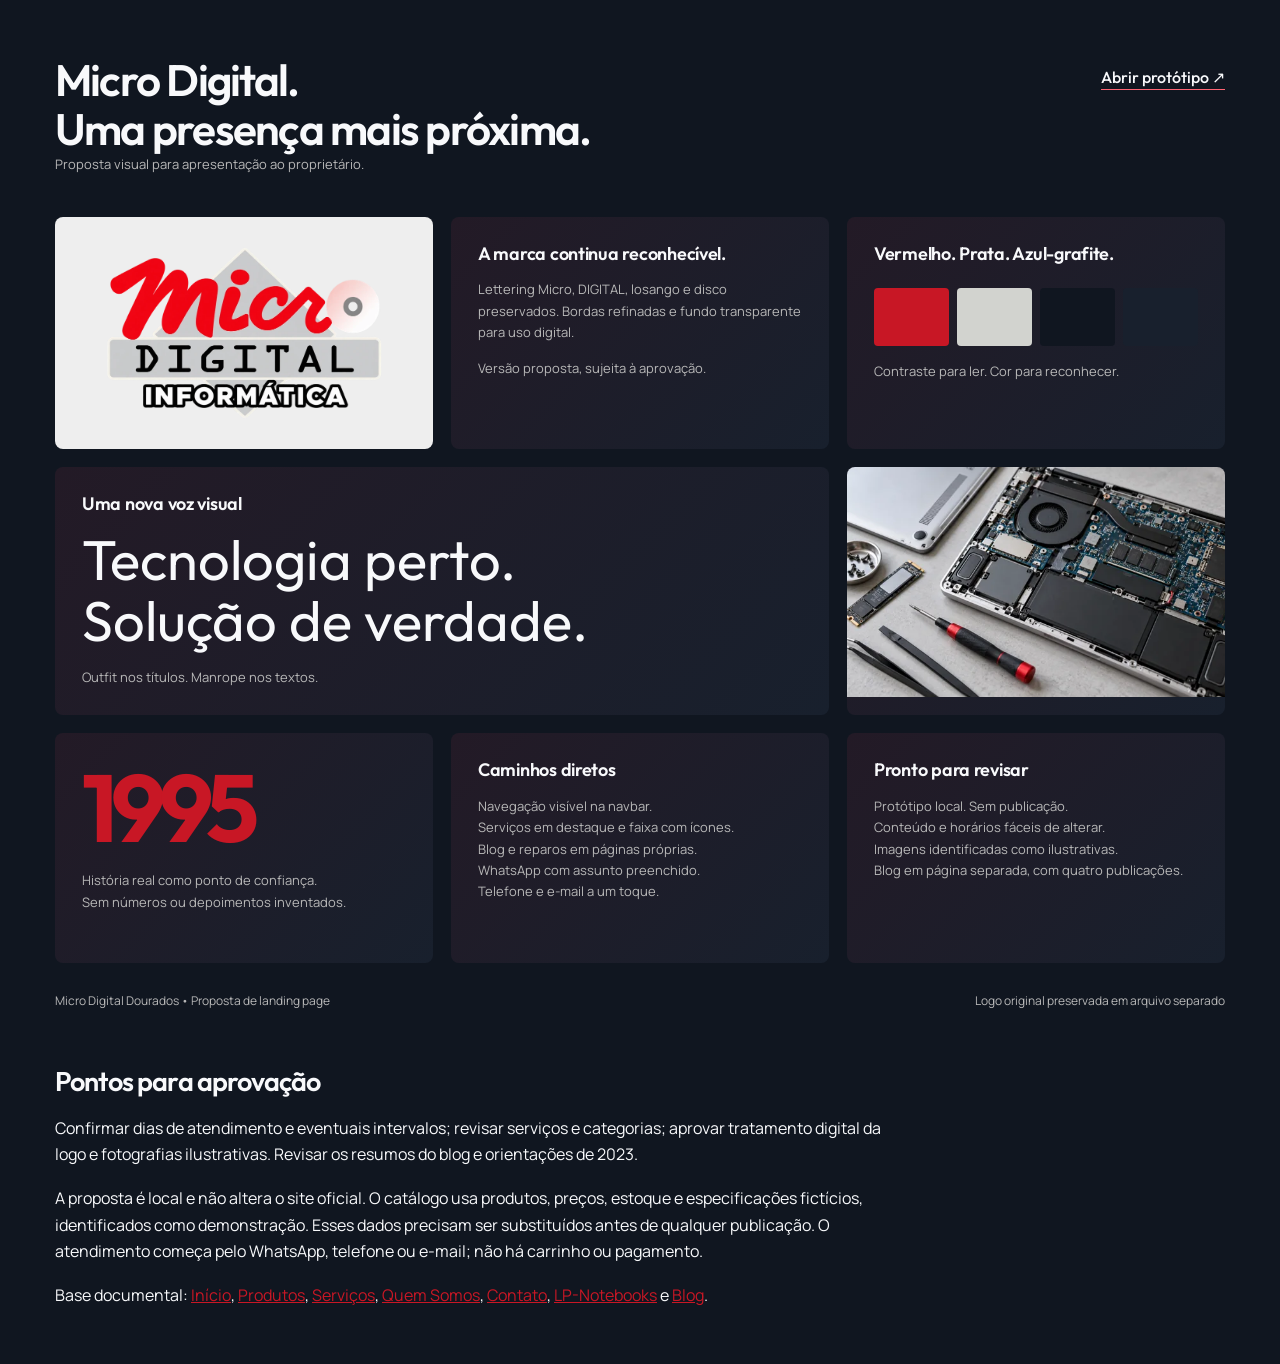
<file: docs/apresentacao.html>
<!doctype html>
<html lang="pt-BR">
  <head>
    <meta charset="UTF-8" />
    <meta name="viewport" content="width=device-width,initial-scale=1" />
    <title>Proposta visual | Micro Digital</title>
    <link rel="stylesheet" href="../styles.css" />
    <style>
      :root {
        color-scheme: dark;
        --background: #101620;
        --text: #f8f9fb;
        --muted: #b8b8b8;
        --accent: #ff6574;
        --line: rgba(255,255,255,.12);
      }
      body {
        padding: 55px;
        max-width: 1440px;
        margin: auto;
      }
      header {
        display: flex;
        justify-content: space-between;
        align-items: start;
        margin-bottom: 42px;
      }
      header p {
        font-size: 13px;
        color: var(--muted);
      }
      h1 {
        font-size: 44px;
        letter-spacing: -0.04em;
      }
      h2 {
        font-size: 27px;
      }
      h3 {
        font-size: 18px;
      }
      .board {
        display: grid;
        grid-template-columns: 1fr 1fr 1fr;
        gap: 18px;
      }
      .tile {
        background: linear-gradient(135deg, #231a26, #18202d);
        min-height: 230px;
        padding: 27px;
        border-radius: 8px;
        overflow: hidden;
      }
      .logo {
        display: flex;
        justify-content: center;
        align-items: center;
        background: #eee;
      }
      .logo img {
        width: 280px;
        max-height: 180px;
        object-fit: contain;
      }
      .wide {
        grid-column: span 2;
      }
      .tile p {
        font-size: 13px;
        color: var(--muted);
        margin-top: 15px;
      }
      .swatches {
        display: flex;
        margin-top: 24px;
        gap: 8px;
      }
      .swatches span {
        height: 58px;
        flex: 1;
        border-radius: 4px;
      }
      .type {
        font-family: Outfit;
        font-size: 56px;
        line-height: 1.1;
        margin: 15px 0;
      }
      .photo {
        padding: 0;
      }
      .photo img {
        width: 100%;
        height: 230px;
        object-fit: cover;
      }
      .year {
        font: 700 95px/1 Outfit;
        color: #c81725;
        letter-spacing: -0.07em;
      }
      .footer {
        margin-top: 28px;
        display: flex;
        justify-content: space-between;
        font-size: 12px;
        color: var(--muted);
      }
      .notes {
        margin-top: 55px;
        max-width: 850px;
      }
      .notes p {
        margin-top: 18px;
      }
      .notes a {
        text-decoration: underline;
        color: #c81725;
      }
      @media (max-width: 800px) {
        body {
          padding: 25px;
        }
        .board {
          grid-template-columns: 1fr;
        }
        .wide {
          grid-column: auto;
        }
        header {
          display: block;
        }
        header p {
          margin-top: 15px;
        }
        .footer {
          display: block;
        }
        h1 {
          font-size: 34px;
        }
      }
    </style>
  </head>
  <body>
    <header>
      <div>
        <h1>Micro Digital.<br />Uma presença mais próxima.</h1>
        <p>Proposta visual para apresentação ao proprietário.</p>
      </div>
      <a class="text-link" href="../index.html">Abrir protótipo ↗</a>
    </header>
    <div class="board">
      <div class="tile logo">
        <img
          src="../assets/logo-digital.webp"
          alt="Proposta de apresentação digital da logo"
        />
      </div>
      <div class="tile">
        <h3>A marca continua reconhecível.</h3>
        <p>
          Lettering Micro, DIGITAL, losango e disco preservados. Bordas
          refinadas e fundo transparente para uso digital.
        </p>
        <p>Versão proposta, sujeita à aprovação.</p>
      </div>
      <div class="tile">
        <h3>Vermelho. Prata. Azul-grafite.</h3>
        <div class="swatches">
          <span style="background: #c81725"></span
          ><span style="background: #d2d3cf"></span
          ><span style="background: #101620"></span
          ><span style="background: #18202d"></span>
        </div>
        <p>Contraste para ler. Cor para reconhecer.</p>
      </div>
      <div class="tile wide">
        <h3>Uma nova voz visual</h3>
        <div class="type">Tecnologia perto.<br />Solução de verdade.</div>
        <p>Outfit nos títulos. Manrope nos textos.</p>
      </div>
      <div class="tile photo">
        <img
          src="../assets/repair-640.webp"
          alt="Fotografia ilustrativa de reparo"
        />
      </div>
      <div class="tile">
        <div class="year">1995</div>
        <p>
          História real como ponto de confiança.<br />Sem números ou depoimentos
          inventados.
        </p>
      </div>
      <div class="tile">
        <h3>Caminhos diretos</h3>
        <p>
          Navegação visível na navbar.<br />Serviços em destaque e faixa com ícones.<br />Blog e reparos em páginas próprias.<br />WhatsApp com assunto preenchido.<br />Telefone e e-mail a um toque.
        </p>
      </div>
      <div class="tile">
        <h3>Pronto para revisar</h3>
        <p>
          Protótipo local. Sem publicação.<br />Conteúdo e horários fáceis de
          alterar.<br />Imagens identificadas como ilustrativas.<br />Blog em
          página separada, com quatro publicações.
        </p>
      </div>
    </div>
    <div class="footer">
      <span>Micro Digital Dourados • Proposta de landing page</span
      ><span>Logo original preservada em arquivo separado</span>
    </div>
    <section class="notes">
      <h2>Pontos para aprovação</h2>
      <p>
        Confirmar dias de atendimento e eventuais intervalos; revisar serviços e
        categorias; aprovar tratamento digital da logo e fotografias
        ilustrativas. Revisar os resumos do blog e orientações de 2023.
      </p>
      <p>
        A proposta é local e não altera o site oficial. O catálogo usa produtos, preços, estoque e especificações fictícios, identificados como demonstração. Esses dados precisam ser substituídos antes de qualquer publicação. O atendimento começa pelo WhatsApp, telefone ou e-mail; não há carrinho ou pagamento.
      </p>
      <p>
        Base documental:
        <a href="https://microdigitaldourados.com.br/">Início</a>,
        <a href="https://microdigitaldourados.com.br/produtos">Produtos</a>,
        <a href="https://microdigitaldourados.com.br/servi%C3%A7os">Serviços</a
        >,
        <a href="https://microdigitaldourados.com.br/quem-somos">Quem Somos</a>,
        <a href="https://microdigitaldourados.com.br/contato">Contato</a>,
        <a href="https://microdigitaldourados.com.br/lp-notebooks"
          >LP-Notebooks</a
        >
        e <a href="https://microdigitaldourados.com.br/blog">Blog</a>.
      </p>
    </section>
  </body>
</html>
</file>
<file: styles.css>
@font-face {
  font-family: Outfit;
  src: url("assets/outfit-variable-web.woff2") format("woff2");
  font-weight: 100 900;
  font-display: swap;
}
@font-face {
  font-family: Manrope;
  src: url("assets/manrope.woff2") format("woff2");
  font-weight: 400;
  font-display: swap;
}
:root {
  color-scheme: dark;
  --background: #101620;
  --surface: #0c121b;
  --surface-alt: #18202d;
  --card: #18202d;
  --text: #f8f9fb;
  --muted: #b8b8b8;
  --accent: #ff6574;
  --accent-hover: #ff8792;
  --action: #cf1d30;
  --action-hover: #ae1526;
  --on-accent: #ffffff;
  --line: rgba(255, 255, 255, .12);
  --focus: #ff929d;
  --header: rgba(16, 22, 32, .98);
  --detail-line: rgba(255, 255, 255, .055);
  --detail-glow: rgba(213, 39, 64, .18);
  --radius: 10px;
  --layer-header: 10;
  --hero-wash: linear-gradient(90deg, rgba(16,22,32,.99) 0%, rgba(16,22,32,.94) 18%, rgba(16,22,32,.79) 38%, rgba(16,22,32,.47) 60%, rgba(16,22,32,.12) 82%, transparent 100%);
}
* {
  box-sizing: border-box;
}
html {
  scroll-behavior: smooth;
  scroll-padding-top: 100px;
}
body {
  margin: 0;
  background: var(--background);
  color: var(--text);
  font-family: Manrope, Arial, sans-serif;
  font-size: 16px;
  line-height: 1.65;
  -webkit-font-smoothing: antialiased;
}
button,
a,
summary {
  -webkit-tap-highlight-color: transparent;
}
a {
  color: inherit;
  text-decoration: none;
}
button {
  font: inherit;
  color: inherit;
}
button,
a,
summary {
  touch-action: manipulation;
}
button {
  cursor: pointer;
}
img {
  display: block;
  max-width: 100%;
  height: auto;
}
figure {
  margin: 0;
}
h1,
h2,
h3,
p {
  margin: 0;
}
h1,
h2,
h3,
button,
.button,
.category-links,
.header-nav,
.expertise {
  font-family: Outfit, Arial, sans-serif;
}
h1,
h2,
h3 {
  line-height: 1.12;
  font-weight: 600;
  letter-spacing: -0.035em;
}
h2 {
  font-size: clamp(2.2rem, 4.1vw, 3.65rem);
}
h2 span,
h1 span {
  color: var(--accent);
}
h3 {
  font-size: 1.25rem;
  letter-spacing: -0.015em;
}
a:focus-visible,
button:focus-visible,
summary:focus-visible {
  outline: 3px solid var(--focus);
  outline-offset: 5px;
  border-radius: 3px;
}
section:focus {
  outline: none;
}
a:hover {
  color: var(--accent);
}
[hidden] {
  display: none !important;
}
.container {
  width: min(1280px, calc(100% - 120px));
  margin-inline: auto;
}
.section {
  padding-block: 110px;
}
.section-heading {
  margin-bottom: 45px;
}
.section-heading p {
  max-width: 570px;
  color: var(--muted);
  margin-top: 20px;
}
.eyebrow {
  color: var(--accent);
  font-family: Outfit, Arial, sans-serif;
  text-transform: uppercase;
  letter-spacing: 0.16em;
  font-size: 13px;
  font-weight: 600;
  margin-bottom: 24px;
}
.button {
  display: inline-flex;
  align-items: center;
  justify-content: center;
  gap: 26px;
  min-height: 54px;
  padding: 14px 24px;
  border: 1px solid transparent;
  border-radius: var(--radius);
  background: var(--action);
  color: var(--on-accent);
  font-weight: 500;
  font-size: 17px;
  line-height: 1.2;
  white-space: nowrap;
  transition:
    background 0.18s,
    transform 0.18s;
}
.button:hover {
  background: var(--action-hover);
  color: var(--on-accent);
  transform: translateY(-2px);
}
.button:active {
  transform: scale(0.98);
}
.button span {
  font-size: 24px;
  line-height: 1;
}
.text-link {
  display: inline-flex;
  align-items: center;
  gap: 16px;
  min-height: 44px;
  font-family: Outfit, Arial, sans-serif;
  font-weight: 500;
  line-height: 1.4;
  text-decoration: underline;
  text-decoration-color: var(--accent);
  text-underline-offset: 6px;
  text-decoration-thickness: 1px;
}
.text-link span {
  font-size: 23px;
  color: var(--accent);
  text-decoration: none;
  transition: transform 0.18s;
}
.text-link:hover span {
  transform: translateX(3px);
}
.actions {
  display: flex;
  gap: 28px;
  align-items: center;
  flex-wrap: wrap;
}
.fine-print,
figcaption {
  font-size: 12px;
  line-height: 1.6;
  color: var(--muted);
}
figcaption {
  margin-top: 12px;
}
.skip-link {
  position: fixed;
  top: 8px;
  left: 8px;
  background: var(--action);
  color: var(--on-accent);
  padding: 12px 18px;
  transform: translateY(-160%);
  z-index: 30;
}
.skip-link:focus {
  transform: none;
}
/* Layer scale: normal content 0, sticky header 10; dialog uses the native top layer. */
.site-header {
  min-height: 80px;
  position: sticky;
  top: 0;
  background: var(--header);
  z-index: var(--layer-header);
  border-bottom: 1px solid var(--line);
}
.header-inner {
  display: grid;
  grid-template-columns: minmax(140px, 1fr) auto minmax(195px, 1fr);
  align-items: center;
  gap: 24px;
  min-height: 80px;
  padding-inline: 50px;
  width: 100%;
}
.brand {
  display: flex;
  align-items: center;
  justify-self: start;
  min-height: 44px;
}
.brand img {
  width: 106px;
  height: 66px;
  object-fit: contain;
}
.header-nav {
  display: flex;
  align-items: center;
  justify-content: center;
  gap: clamp(13px, 1.35vw, 25px);
  min-width: 0;
  font: 500 13px Outfit, Arial, sans-serif;
}
.header-nav a {
  position: relative;
  display: inline-flex;
  align-items: center;
  flex-shrink: 0;
  min-height: 44px;
  white-space: nowrap;
  color: var(--muted);
  transition: color .18s ease;
}
.header-nav a::after {
  position: absolute;
  content: "";
  bottom: 4px;
  left: 0;
  right: 0;
  height: 2px;
  background: var(--accent);
  transform: scaleX(0);
  transform-origin: left;
  transition: transform .2s ease;
}
.header-nav a:hover,
.header-nav a[aria-current] { color: var(--text); }
.header-nav a:hover::after,
.header-nav a[aria-current]::after { transform: scaleX(1); }
.header-actions { justify-self: end; }
.compact {
  min-height: 44px;
  font-size: 14px;
  padding: 11px 19px;
  gap: 18px;
}
.hero {
  position: relative;
  min-height: 600px;
  height: min(660px, calc(100svh - 100px));
  isolation: isolate;
  display: flex;
  align-items: center;
  overflow: hidden;
  background: var(--background);
}
.hero-media {
  position: absolute;
  inset: 0;
  z-index: -2;
}
.hero-media img {
  width: 100%;
  height: 100%;
  object-fit: cover;
  object-position: center 48%;
}
.hero-wash {
  position: absolute;
  inset: 0;
  background: var(--hero-wash);
  z-index: -1;
}
.hero .hero-content {
  width: min(1780px, calc(100% - 100px));
  margin-inline: auto;
  padding-block: 55px;
}
.hero h1 {
  font-size: clamp(3.5rem, calc(4.65vw + 20px), 6.2rem);
  max-width: 1150px;
  letter-spacing: -0.045em;
  line-height: 1.08;
}
.hero-description {
  font-size: 19px;
  max-width: 520px;
  margin: 27px 0 12px;
  color: var(--muted);
}
.hero-since {
  margin: 0 0 29px;
  font: 500 14px Outfit, Arial, sans-serif;
  letter-spacing: .08em;
  text-transform: uppercase;
  color: var(--accent);
}
.hero-caption {
  font-size: 11px;
  color: var(--muted);
  text-align: right;
  margin-top: 10px;
}
.hero .eyebrow {
  margin-bottom: 26px;
}
#servicos,
.notebook-section {
  position: relative;
  isolation: isolate;
}
#servicos::before,
.notebook-section::before {
  content: "";
  position: absolute;
  z-index: -1;
  top: 0;
  bottom: 0;
  left: 50%;
  width: 100vw;
  transform: translateX(-50%);
  pointer-events: none;
}
#servicos::before {
  background:
    linear-gradient(90deg, transparent 13%, var(--detail-line) calc(13% + 1px), transparent calc(13% + 2px) 87%, var(--detail-line) calc(87% + 1px), transparent calc(87% + 2px)),
    radial-gradient(ellipse 65% 60% at 2% 15%, rgba(180,24,51,.28), transparent 80%),
    linear-gradient(135deg, #1c1624 0%, #101620 62%);
}
.notebook-section::before {
  background:
    linear-gradient(125deg, transparent 24%, var(--detail-line) calc(24% + 1px), transparent calc(24% + 2px) 80%, var(--detail-line) calc(80% + 1px), transparent calc(80% + 2px)),
    radial-gradient(ellipse 31% 45% at 28% 51%, var(--detail-glow), transparent 88%),
    var(--background);
}
.services-layout {
  display: grid;
  grid-template-columns: 1.25fr 1fr;
  gap: 64px;
  align-items: start;
}
.service-groups {
  display: flex;
  flex-direction: column;
  gap: 12px;
}
details {
  border: 1px solid var(--line);
  border-radius: var(--radius);
  overflow: clip;
}
details[open] {
  border-color: var(--accent);
}
summary {
  display: flex;
  justify-content: space-between;
  align-items: center;
  gap: 20px;
  cursor: pointer;
  list-style: none;
  padding: 22px 24px;
  font-family: Outfit, Arial, sans-serif;
  font-size: 19px;
  font-weight: 500;
  line-height: 1.4;
  min-height: 70px;
}
summary::-webkit-details-marker {
  display: none;
}
summary span {
  font-size: 25px;
  font-weight: 400;
  color: var(--accent);
  line-height: 1;
  transition: transform 0.2s;
}
details[open] summary span {
  transform: rotate(45deg);
}
details[open] summary {
  color: var(--accent);
}
.detail-content {
  padding: 0 24px 26px;
}
.detail-content h3 {
  font-size: 16px;
  margin: 20px 0 8px;
}
.detail-content h3:first-child {
  margin-top: 0;
}
.detail-content p {
  color: var(--muted);
  font-size: 14px;
}
.detail-content .text-link {
  font-size: 14px;
  margin-top: 7px;
}
.extra-services {
  display: grid;
  gap: 20px;
}
.service-photo img {
  aspect-ratio: 4/5;
  object-fit: cover;
  object-position: 65% center;
  border-radius: var(--radius);
}
.products-section {
  position: relative;
  isolation: isolate;
  background:
    linear-gradient(90deg, transparent 12%, var(--detail-line) calc(12% + 1px), transparent calc(12% + 2px) 88%, var(--detail-line) calc(88% + 1px), transparent calc(88% + 2px)),
    radial-gradient(ellipse 70% 45% at 100% 50%, rgba(148,23,48,.23), transparent 80%),
    var(--surface);
}
.catalog-showcase {
  margin: 54px 0 30px;
  padding: clamp(20px, 3vw, 38px);
  border: 1px solid var(--line);
  border-radius: calc(var(--radius) + 2px);
  background: var(--background);
}
.catalog-heading {
  display: flex;
  align-items: end;
  justify-content: space-between;
  gap: 30px;
  margin-bottom: 23px;
}
.catalog-heading > p {
  max-width: 350px;
  color: var(--muted);
  font-size: 14px;
}
.catalog-eyebrow,
.catalog-product-type {
  color: var(--accent);
  font-family: Outfit, Arial, sans-serif;
  font-size: 11px;
  font-weight: 700;
  letter-spacing: 0.12em;
  line-height: 1.4;
}
.catalog-showcase h3 {
  max-width: 620px;
  margin-top: 8px;
  font-size: clamp(27px, 3.2vw, 39px);
  letter-spacing: -0.04em;
  line-height: 1.08;
}
.catalog-notice {
  margin-bottom: 24px;
  padding: 13px 16px;
  border-left: 3px solid var(--accent);
  background: var(--surface);
  color: var(--muted);
  font-size: 13px;
  line-height: 1.55;
}
.catalog-notice strong {
  color: var(--text);
}
.catalog-toolbar {
  display: grid;
  grid-template-columns: minmax(220px, 1.4fr) repeat(2, minmax(170px, 0.8fr));
  gap: 12px;
  align-items: end;
}
.catalog-field {
  display: grid;
  gap: 6px;
  color: var(--muted);
  font-family: Outfit, Arial, sans-serif;
  font-size: 12px;
  font-weight: 600;
}
.catalog-field > span {
  transition: color 160ms ease, transform 160ms ease;
}
.catalog-field:focus-within > span {
  color: var(--accent);
  transform: translateY(-1px);
}
.catalog-field input,
.catalog-field select {
  width: 100%;
  min-height: 48px;
  padding: 10px 13px;
  border: 1px solid var(--line);
  border-radius: var(--radius);
  background: var(--background);
  color: var(--text);
  font: 14px Manrope, Arial, sans-serif;
  transition: border-color 180ms ease, background-color 180ms ease,
    box-shadow 180ms ease, transform 180ms ease;
}
.catalog-field input:hover,
.catalog-field select:hover {
  border-color: rgba(255, 101, 116, .55);
}
.catalog-field input:focus,
.catalog-field select:focus {
  border-color: var(--accent);
  background: var(--card);
  box-shadow: 0 0 0 4px rgba(255, 101, 116, .1);
  transform: translateY(-1px);
}
.catalog-field input:focus-visible,
.catalog-field select:focus-visible {
  outline: 3px solid var(--focus);
  outline-offset: 2px;
}
.catalog-results {
  margin: 17px 0 12px;
  color: var(--muted);
  font-size: 12px;
}
.catalog-grid {
  display: grid;
  grid-template-columns: repeat(4, minmax(0, 1fr));
  gap: 16px;
}
.catalog-card {
  display: flex;
  min-width: 0;
  flex-direction: column;
  overflow: hidden;
  border: 1px solid var(--line);
  border-radius: var(--radius);
  background: var(--background);
  transition: transform 180ms ease, box-shadow 180ms ease;
}
.catalog-card[hidden] {
  display: none;
}
.catalog-card:hover {
  transform: translateY(-3px);
  box-shadow: 0 12px 26px rgba(20, 22, 20, 0.1);
}
.catalog-card:focus-within {
  border-color: var(--accent);
  box-shadow: 0 0 0 1px var(--accent);
}
.catalog-toolbar[hidden] {
  display: none;
}
/* ReactBits-inspired light effects; clipped layers move with transform only. */
[data-pointer-effect] {
  position: relative;
  isolation: isolate;
  overflow: hidden;
}
.pointer-light {
  position: absolute;
  z-index: -1;
  top: 0;
  left: 0;
  width: var(--light-size);
  height: var(--light-size);
  border-radius: 50%;
  background: radial-gradient(circle, rgba(220, 38, 55, 0.16), transparent 68%);
  opacity: 0;
  pointer-events: none;
  transition: opacity 180ms ease;
}
[data-pointer-effect="spotlight"].is-pointer-active {
  border-color: var(--accent);
}
[data-pointer-effect="specular"] {
  box-shadow: inset 0 1px 0 rgba(255, 255, 255, 0.25);
}
[data-pointer-effect="specular"] > .pointer-light {
  background: radial-gradient(circle, rgba(255, 255, 255, 0.32), transparent 65%);
}
[data-pointer-effect].is-pointer-active > .pointer-light,
[data-pointer-effect]:focus-within > .pointer-light,
[data-pointer-effect]:focus-visible > .pointer-light {
  opacity: 1;
}
@media (prefers-reduced-motion: reduce), (hover: none), (pointer: coarse) {
  .pointer-light {
    display: none;
  }
}
.catalog-item-media {
  display: grid;
  place-items: center;
  position: relative;
  overflow: hidden;
  aspect-ratio: 1 / 1;
  background:
    radial-gradient(ellipse at 50% 42%, rgba(196, 29, 44, .13), transparent 68%),
    var(--surface);
}
.catalog-item-media::before {
  position: absolute;
  inset: 12%;
  border: 1px solid var(--line);
  border-radius: 14px;
  content: "";
  opacity: .65;
  transform: rotate(-7deg);
}
.catalog-item-media img {
  position: relative;
  width: 82%;
  height: 82%;
  object-fit: contain;
  filter: drop-shadow(0 8px 12px rgba(10, 12, 12, .18));
}
.catalog-card-body {
  display: flex;
  flex: 1;
  flex-direction: column;
  padding: 17px;
}
.catalog-product-type {
  min-height: 16px;
  font-size: 9px;
  letter-spacing: 0.1em;
}
.catalog-card h4 {
  margin: 6px 0 12px;
  font-family: Outfit, Arial, sans-serif;
  font-size: 22px;
  letter-spacing: -0.025em;
  line-height: 1.15;
}
.catalog-specs {
  display: grid;
  gap: 6px;
  margin: 0 0 17px;
  padding-left: 17px;
  color: var(--muted);
  font-size: 12px;
  line-height: 1.45;
}
.catalog-specs li::marker {
  color: var(--accent);
}
.catalog-values {
  display: grid;
  gap: 10px;
  margin-top: auto;
  padding-top: 14px;
  border-top: 1px solid var(--line);
}
.catalog-values div {
  display: flex;
  align-items: baseline;
  justify-content: space-between;
  gap: 8px;
}
.catalog-values span {
  color: var(--muted);
  font-size: 10px;
  line-height: 1.3;
}
.catalog-values strong {
  color: var(--text);
  font-family: Outfit, Arial, sans-serif;
  font-size: 14px;
  text-align: right;
}
.catalog-values div:first-child strong {
  color: var(--accent);
  font-size: 17px;
}
.catalog-cta {
  display: flex;
  min-height: 46px;
  align-items: center;
  justify-content: space-between;
  gap: 8px;
  margin-top: 17px;
  padding: 9px 12px;
  border-radius: 6px;
  background: var(--action);
  color: var(--on-accent);
  font-family: Outfit, Arial, sans-serif;
  font-size: 12px;
  font-weight: 600;
  line-height: 1.3;
  transition: background 160ms ease;
}
.catalog-cta:hover {
  background: var(--action-hover);
}
.catalog-cta span {
  font-size: 18px;
}
.catalog-empty {
  margin-top: 15px;
  padding: 17px 0;
  border-top: 1px solid var(--line);
  color: var(--muted);
  font-size: 14px;
}
.product-grid {
  display: grid;
  grid-template-columns: 1.15fr 1fr;
  grid-auto-flow: dense;
  gap: 0 65px;
  margin-top: 34px;
}
.product-group {
  padding: 30px 0;
  border-top: 1px solid var(--line);
}
.product-group h3 {
  font-size: 23px;
  margin-bottom: 17px;
}
.category-links {
  display: grid;
  grid-template-columns: 1fr 1fr;
  gap: 2px 25px;
}
.category-links a {
  display: flex;
  align-items: center;
  justify-content: space-between;
  gap: 12px;
  min-height: 48px;
  font-size: 17px;
  border-bottom: 1px solid var(--line);
  line-height: 1.35;
}
.category-links a span {
  color: var(--accent);
  font-size: 23px;
}
.product-group p {
  font-size: 13px;
  color: var(--muted);
  margin-top: 18px;
}
.product-group:nth-child(3) .category-links {
  grid-template-columns: 1fr;
}
.product-group:nth-child(4) .category-links {
  grid-template-columns: 1fr;
}
.notebook-section {
  display: grid;
  grid-template-columns: 1fr 1.1fr;
  gap: 70px;
  align-items: center;
}
.notebook-photo img {
  aspect-ratio: 4/5;
  object-fit: cover;
  object-position: 79% center;
  border-radius: var(--radius);
}
.repair-grid {
  display: grid;
  grid-template-columns: 1fr 1fr;
  gap: 30px 27px;
  margin: 36px 0;
}
.repair-grid a {
  border-top: 1px solid var(--line);
  padding-top: 17px;
}
.repair-grid h3 {
  font-size: 19px;
  line-height: 1.3;
  letter-spacing: -0.02em;
}
.repair-grid h3 span {
  color: var(--accent);
  margin-left: 4px;
}
.repair-grid p {
  font-size: 14px;
  color: var(--muted);
  margin-top: 9px;
  line-height: 1.65;
}
.fine-print {
  max-width: 400px;
  margin-top: 17px;
}
.notebook-content .eyebrow {
  margin-bottom: 21px;
}
.about-section {
  border-block: 1px solid var(--line);
  background:
    linear-gradient(90deg, transparent 12%, var(--detail-line) calc(12% + 1px), transparent calc(12% + 2px) 88%, var(--detail-line) calc(88% + 1px), transparent calc(88% + 2px)),
    radial-gradient(ellipse 55% 85% at 20% 50%, rgba(181,25,48,.25), transparent 86%),
    linear-gradient(115deg, #231824, #101620 80%);
}
.about-layout {
  display: grid;
  grid-template-columns: 0.9fr 1.1fr;
  gap: 80px;
  align-items: center;
}
.year-panel {
  position: relative;
  text-align: center;
  isolation: isolate;
}
.year-panel:before {
  content: "";
  position: absolute;
  width: clamp(155px, 20vw, 240px);
  aspect-ratio: 1;
  left: 50%;
  top: 43%;
  background: var(--detail-glow);
  border: 1px solid var(--detail-line);
  transform: translate(-50%, -50%) rotate(45deg);
  z-index: -1;
}
.year-panel strong {
  display: block;
  font-family: Outfit, Arial, sans-serif;
  font-size: clamp(100px, 15vw, 205px);
  font-weight: 700;
  letter-spacing: -0.075em;
  line-height: 1.1;
  color: var(--accent);
}
.year-panel p {
  font-family: Outfit, Arial, sans-serif;
  font-size: 20px;
  margin-top: 15px;
}
.about-copy {
  color: var(--muted);
  margin-top: 23px;
  font-size: 15px;
}
.expertise {
  display: flex;
  justify-content: space-between;
  gap: 18px;
  border-top: 1px solid var(--line);
  padding-top: 24px;
  margin-top: 30px;
  font-size: 19px;
}
.blog-section {
  display: grid;
  grid-template-columns: 1.2fr 1fr;
  gap: 70px;
  align-items: center;
}
.blog-section h2 {
  font-size: clamp(30px, 3.1vw, 43px);
}
.blog-section > div > p:not(.empty-label) {
  color: var(--muted);
  max-width: 470px;
}
.blog-section .text-link {
  margin-top: 20px;
}
.empty-label {
  color: var(--accent);
  font-size: 13px;
  font-weight: 400;
  margin-bottom: 18px;
}
.contact-section {
  padding-bottom: 0;
  background:
    linear-gradient(90deg, transparent 0 8%, rgba(255,255,255,.07) 8% calc(8% + 1px), transparent calc(8% + 1px) 92%, rgba(255,255,255,.07) 92% calc(92% + 1px), transparent calc(92% + 1px)),
    radial-gradient(ellipse 60% 85% at 78% 25%, rgba(200,23,50,.23), transparent 80%),
    linear-gradient(125deg, #291723, #171a25 60%, #101620);
}
.contact-layout {
  display: grid;
  grid-template-columns: 1.4fr 1fr;
  gap: 70px;
  align-items: center;
}
.contact-layout h2 {
  font-size: clamp(40px, 4.7vw, 66px);
  margin-bottom: 30px;
}
.contact-intro {
  max-width: 600px;
  margin-bottom: 18px;
  font-size: clamp(13px, 1.2vw, 16px);
  letter-spacing: .08em;
}
.contact-details {
  display: grid;
  grid-template-columns: 1fr 1fr;
  gap: 27px 30px;
  margin-top: 45px;
}
.contact-details h3 {
  font-size: 17px;
  margin-bottom: 12px;
}
.contact-details address {
  font-style: normal;
  font-size: 14px;
  color: var(--muted);
}
.contact-details a:not(.text-link) {
  display: block;
  font-size: 14px;
  line-height: 1.8;
  min-height: 36px;
}
.contact-details .text-link {
  font-size: 14px;
  margin-top: 10px;
}
.email-link {
  overflow-wrap: anywhere;
}
.hours p {
  font-size: 16px;
}
.hours .confirmation {
  font-size: 12px;
  color: var(--muted);
  margin-top: 5px;
}
.hours {
  grid-column: 1/-1;
}
.contact-logo {
  padding: 25px;
  text-align: center;
}
.contact-logo img {
  width: 100%;
  max-width: 420px;
  margin-inline: auto;
}
.contact-logo p {
  margin-top: 24px;
  color: var(--muted);
  font-size: 13px;
}
.careers {
  display: flex;
  gap: 25px;
  align-items: center;
  justify-content: space-between;
  border-top: 1px solid var(--line);
  padding-block: 32px;
  margin-top: 58px;
}
.careers h3 {
  font-size: 20px;
  margin-bottom: 7px;
}
.careers p {
  color: var(--muted);
  font-size: 14px;
}
.careers .text-link {
  white-space: nowrap;
}
.site-footer {
  padding-block: 16px 8px;
  display: grid;
  grid-template-columns: 1fr 1fr;
  gap: 8px 40px;
  font-size: 13px;
}
.site-footer p {
  color: var(--muted);
  font-size: 11px;
  margin-top: 7px;
}
.site-footer nav {
  display: flex;
  gap: 6px 20px;
  flex-wrap: wrap;
  justify-content: flex-end;
}
.site-footer nav a {
  display: inline-flex;
  align-items: center;
  min-height: 44px;
}
.presentation-link {
  font-size: 12px;
  color: var(--muted);
  text-decoration: underline;
  text-underline-offset: 4px;
  min-height: 26px;
  display: flex;
  align-items: center;
}
.noscript-note {
  padding: 20px;
}
@media (min-width: 1500px) {
  .hero {
    height: 700px;
    max-height: 780px;
  }
  .hero h1 {
    font-size: 96px;
  }
  .hero-description {
    font-size: 20px;
  }
}
@media (max-width: 1100px) {
  .container {
    width: calc(100% - 72px);
  }
  .header-inner {
    gap: 20px;
  }
  .hero {
    min-height: 570px;
  }
  .hero h1 {
    font-size: clamp(54px, calc(5.5vw + 16px), 80px);
  }
  .services-layout,
  .notebook-section,
  .about-layout,
  .contact-layout {
    gap: 35px;
  }
  .contact-layout {
    grid-template-columns: 1.5fr 0.8fr;
  }
  .contact-details {
    grid-template-columns: 1fr;
  }
  .hours {
    grid-column: auto;
  }
  .product-grid {
    gap: 0 35px;
  }
  .catalog-grid {
    grid-template-columns: repeat(2, minmax(0, 1fr));
  }
  .category-links {
    grid-template-columns: 1fr;
  }
  .notebook-section {
    grid-template-columns: 0.9fr 1.1fr;
  }
  .repair-grid {
    gap: 23px 18px;
  }
  .repair-grid h3 {
    font-size: 17px;
  }
  .blog-section {
    gap: 35px;
  }
}
@media (max-width: 767px) {
  html {
    scroll-padding-top: 88px;
  }
  .container {
    width: calc(100% - 44px);
  }
  .section {
    padding-block: 70px;
  }
  .site-header {
    height: 72px;
  }
  .header-inner {
    padding-inline: 16px;
    gap: 14px;
  }
  .brand img {
    width: 72px;
    height: 49px;
  }
  .compact {
    font-size: 12px;
    padding: 10px 12px;
    gap: 7px;
    min-height: 44px;
  }
  .compact span {
    font-size: 19px;
  }
  .hero {
    min-height: 680px;
    height: auto;
    align-items: flex-start;
  }
  .hero-content {
    padding-top: 45px;
    padding-bottom: 310px;
  }
  .hero h1 {
    font-size: clamp(38px, calc(6.5vw + 8px), 57px);
    max-width: 100%;
    line-height: 1.12;
  }
  .hero .eyebrow {
    font-size: 11px;
    letter-spacing: 0.12em;
    margin-bottom: 19px;
  }
  .hero-description {
    font-size: 15px;
    max-width: 370px;
    margin: 21px 0 25px;
  }
  .actions {
    gap: 18px;
  }
  .actions .button {
    font-size: 15px;
    padding-inline: 17px;
    gap: 14px;
  }
  .actions .text-link {
    font-size: 14px;
    gap: 8px;
  }
  .hero-media {
    top: auto;
    height: 350px;
    bottom: 0;
  }
  .hero-media img {
    object-position: 65% center;
  }
  .hero-wash {
    background: linear-gradient(
      180deg,
      var(--background) 0%,
      var(--background) 45%,
      transparent 70%
    );
  }
  .hero-caption {
    font-size: 10px;
  }
  .section-heading {
    margin-bottom: 30px;
  }
  .section-heading p {
    font-size: 14px;
    max-width: 440px;
  }
  h2 {
    font-size: clamp(32px, 7.8vw, 42px);
  }
  .services-layout {
    grid-template-columns: 1fr;
    gap: 30px;
  }
  .service-photo img {
    aspect-ratio: 16/9;
    object-position: center;
  }
  .service-photo {
    max-width: 100%;
  }
  summary {
    font-size: 17px;
    min-height: 64px;
    padding: 18px;
  }
  .detail-content {
    padding: 0 18px 22px;
  }
  .catalog-showcase {
    margin: 36px 0 22px;
    padding: 20px 16px;
  }
  .catalog-heading {
    display: grid;
    gap: 11px;
    margin-bottom: 18px;
  }
  .catalog-heading > p {
    font-size: 13px;
  }
  .catalog-showcase h3 {
    font-size: clamp(26px, 7vw, 34px);
  }
  .catalog-notice {
    margin-bottom: 18px;
    font-size: 12px;
  }
  .catalog-toolbar {
    grid-template-columns: 1fr;
    gap: 10px;
  }
  .catalog-results {
    margin-top: 14px;
  }
  .catalog-grid {
    grid-template-columns: 1fr;
    gap: 14px;
  }
  .catalog-item-media {
    aspect-ratio: 1.18 / 1;
  }
  .catalog-card-body {
    padding: 16px;
  }
  .product-grid {
    grid-template-columns: 1fr;
    gap: 0;
    margin-top: 23px;
  }
  .product-group {
    padding: 25px 0;
  }
  .product-group h3 {
    font-size: 21px;
  }
  .category-links {
    grid-template-columns: 1fr 1fr;
    gap: 0 20px;
  }
  .category-links a {
    font-size: 16px;
  }
  .product-group:last-child {
    padding-bottom: 0;
  }
  .notebook-section {
    display: flex;
    flex-direction: column-reverse;
    gap: 32px;
  }
  .notebook-photo {
    width: 100%;
  }
  .notebook-photo img {
    aspect-ratio: 16/10;
    object-position: 75% center;
  }
  .repair-grid {
    gap: 25px 20px;
    margin-block: 29px;
  }
  .repair-grid h3 {
    font-size: 18px;
  }
  .repair-grid p {
    font-size: 13px;
  }
  .notebook-content .eyebrow {
    font-size: 11px;
  }
  .about-layout {
    grid-template-columns: 1fr;
    gap: 60px;
  }
  .year-panel {
    max-width: 340px;
    margin-inline: auto;
    width: 100%;
  }
  .year-panel strong {
    font-size: 145px;
  }
  .year-panel p {
    font-size: 17px;
  }
  .about-copy {
    font-size: 14px;
  }
  .expertise {
    font-size: 17px;
    gap: 12px;
  }
  .blog-section {
    grid-template-columns: 1fr;
    gap: 22px;
  }
  .blog-section h2 {
    font-size: 32px;
  }
  .blog-section > div > p:not(.empty-label) {
    font-size: 14px;
  }
  .blog-section .text-link {
    margin-top: 16px;
  }
  .contact-layout {
    grid-template-columns: 1fr;
    gap: 35px;
  }
  .contact-layout h2 {
    font-size: 40px;
    margin-bottom: 25px;
  }
  .contact-details {
    grid-template-columns: 1fr;
    gap: 25px;
  }
  .contact-logo {
    padding: 25px 45px 0;
  }
  .contact-logo img {
    max-width: 240px;
  }
  .contact-logo p {
    margin-top: 17px;
  }
  .contact-section {
    padding-bottom: 0;
  }
  .careers {
    flex-direction: column;
    align-items: flex-start;
    gap: 12px;
    padding-block: 25px;
    margin-top: 35px;
  }
  .careers p {
    font-size: 13px;
  }
  .site-footer {
    grid-template-columns: 1fr;
    padding-block: 14px 6px;
    gap: 12px;
  }
  .site-footer nav {
    justify-content: flex-start;
    gap: 0 20px;
  }
  .presentation-link {
    margin-top: 0;
  }
}
@media (prefers-reduced-motion: reduce) {
  .catalog-card,
  .catalog-cta {
    transition: none;
  }
  .catalog-card:hover {
    transform: none;
  }
}
@media (max-width: 420px) {
  .header-actions .compact span {
    display: none;
  }
}
@media (max-width: 370px) {
  .header-inner {
    gap: 8px;
    padding-inline: 12px;
  }
  .brand img {
    width: 60px;
  }
  .header-actions .compact {
    font-size: 10px;
    padding-inline: 8px;
  }
  .header-actions .compact span {
    display: none;
  }
  .compact {
    font-size: 11px;
    gap: 6px;
    padding-inline: 9px;
  }
  .hero h1 {
    font-size: 36px;
  }
  .actions {
    gap: 14px;
  }
  .actions .button {
    font-size: 14px;
  }
  .actions .text-link {
    font-size: 13px;
  }
  .category-links {
    grid-template-columns: 1fr;
  }
  .repair-grid {
    gap: 25px 14px;
  }
  .repair-grid h3 {
    font-size: 16px;
  }
  .contact-layout h2 {
    font-size: 36px;
  }
}

@media (prefers-reduced-motion: reduce) {
  html {
    scroll-behavior: auto;
  }
  *,
  *:before,
  *:after {
    animation: none !important;
    transition: none !important;
    scroll-behavior: auto !important;
  }
}
/* Keep mobile copy and actions in normal flow above the photograph. */
@media (max-width: 767px) {
  .hero {
    flex-direction: column;
    min-height: 0;
  }
  .hero .hero-content {
    width: calc(100% - 44px);
    margin-inline: 22px;
    order: 0;
    padding-top: 42px;
    padding-bottom: 30px;
  }
  .hero-media {
    order: 1;
    position: relative;
    inset: auto;
    height: 280px;
    width: 100%;
    z-index: 0;
  }
  .hero-wash {
    display: none;
  }
  .actions {
    gap: 16px;
  }
  .actions .button {
    font-size: 14px;
    padding-inline: 15px;
    gap: 12px;
  }
  .actions .text-link {
    font-size: 13px;
    gap: 8px;
  }
}

/* Blog: shared header, editorial article archive. */
.blog-hero {
  position: relative;
  overflow: hidden;
  isolation: isolate;
  background:
    radial-gradient(ellipse 44% 85% at 78% 75%, rgba(200, 23, 37, .16), transparent 75%),
    repeating-linear-gradient(90deg, transparent 0, transparent calc(25% - 1px), rgba(255,255,255,.055) calc(25% - 1px), rgba(255,255,255,.055) 25%),
    #101620;
  color: #f7f7f3;
}
.blog-hero::after {
  content: "";
  position: absolute;
  z-index: -1;
  width: min(54vw, 800px);
  height: min(54vw, 800px);
  border: 1px solid rgba(255,255,255,.11);
  border-radius: 50%;
  top: 50%;
  right: -12%;
  transform: translateY(-50%);
  box-shadow: 0 0 0 90px rgba(255,255,255,.018), 0 0 0 180px rgba(255,255,255,.012);
}
.blog-hero-inner {
  min-height: 430px;
  padding-block: 86px;
  display: grid;
  grid-template-columns: 1.5fr .55fr;
  align-items: end;
  gap: 70px;
}
.blog-hero .eyebrow { color: #ff9097; }
.blog-hero h1 {
  font-size: clamp(3.2rem, 5.4vw, 6.4rem);
  letter-spacing: -.055em;
  line-height: 1.06;
}
.blog-hero h1 span { color: #ff7880; }
.blog-hero-aside {
  border-top: 1px solid rgba(255,255,255,.4);
  padding-top: 18px;
  max-width: 280px;
  justify-self: end;
}
.blog-hero-aside p { font-size: 16px; line-height: 1.55; }
.blog-hero-aside > span:last-child {
  display: block;
  margin-top: 20px;
  font-size: 12px;
  color: #c6cbc6;
  letter-spacing: .05em;
  text-transform: uppercase;
}
.blog-hero-mark {
  display: block;
  color: #fff;
  font: 700 34px Outfit, Arial, sans-serif;
  letter-spacing: -.07em;
  margin-bottom: 13px;
}
.blog-hero-mark span { color: #ff7880; }
.blog-list-heading {
  display: grid;
  grid-template-columns: 1fr 1fr;
  gap: 40px;
  align-items: end;
  padding-bottom: 32px;
  border-bottom: 1px solid var(--line);
  margin-bottom: 36px;
}
.blog-list-heading .eyebrow { margin-bottom: 8px; }
.blog-list-heading h2 { font-size: clamp(2.6rem, 4vw, 4.6rem); }
.blog-list-heading > p { max-width: 460px; color: var(--muted); justify-self: end; font-size: 14px; }
.article-grid { display: grid; grid-template-columns: repeat(2, minmax(0,1fr)); gap: 24px; }
.article-card {
  display: flex;
  flex-direction: column;
  min-width: 0;
  border: 1px solid var(--line);
  border-radius: var(--radius);
  overflow: hidden;
  background: var(--background);
  transition: transform .25s, border-color .25s;
}
.article-card:hover { transform: translateY(-4px); border-color: var(--accent); }
.article-art {
  height: 210px;
  position: relative;
  overflow: hidden;
  display: grid;
  place-items: center;
  background: #242424;
  color: #ff777f;
}
.article-art::before {
  content: "";
  position: absolute;
  inset: 0;
  background: radial-gradient(ellipse 40% 65% at 50% 52%, rgba(253,75,89,.32), transparent 90%),
    linear-gradient(90deg, transparent 49.9%, rgba(255,255,255,.1) 50%, transparent 50.1%);
}
.art-number { position: absolute; left: 23px; bottom: 17px; font: 500 11px Outfit,Arial,sans-serif; letter-spacing: .16em; color: #ddd; }
.art-screen-frame { width: 175px; height: 112px; border: 9px solid #e2e3e0; border-bottom-width: 13px; border-radius: 6px; position: relative; box-shadow: 0 0 35px rgba(255,88,99,.29); background: linear-gradient(135deg,#281012,#8b141e,#eb4750); transform: rotate(-5deg); }
.art-screen-frame::after { content: ""; position: absolute; left: 40%; right: 40%; bottom: -29px; height: 16px; border-bottom: 3px solid #e2e3e0; }
.art-screen-frame i { position: absolute; inset: 15px; border-top: 1px solid rgba(255,255,255,.5); border-radius: 50%; transform: rotate(-15deg); }
.art-battery-shape { width: 155px; height: 77px; border: 5px solid #eee; border-radius: 12px; position: relative; box-shadow: 0 0 35px rgba(255,88,99,.28); transform: rotate(-6deg); }
.art-battery-shape::after { content: ""; position: absolute; width: 12px; height: 28px; right: -16px; top: 18px; border-radius: 0 4px 4px 0; background: #eee; }
.art-battery-shape i { display: block; height: 100%; width: 70%; background: linear-gradient(90deg,#8e1520,#f0515d); }
.art-keyboard-shape { width: 195px; height: 105px; border: 6px solid #ddd; border-radius: 8px; transform: perspective(320px) rotateX(25deg) rotate(-7deg); background: repeating-linear-gradient(90deg,#303434 0 18px,#b3b7b4 18px 20px),repeating-linear-gradient(0deg,transparent 0 15px,#ddd 15px 18px); box-shadow: 0 0 34px rgba(255,88,99,.25); }
.art-keyboard-shape i { display: block; width: 65px; height: 10px; background: #e06368; margin: 76px auto 0; }
.art-memory-shape { width: 190px; height: 75px; border: 5px solid #ddd; border-radius: 3px; transform: rotate(-7deg); background: repeating-linear-gradient(90deg,#2d403a 0 28px,#789381 28px 31px); box-shadow: 0 0 38px rgba(255,88,99,.3); }
.art-memory-shape::after { content: ""; position: absolute; bottom: -15px; left: 10px; right: 10px; height: 10px; background: repeating-linear-gradient(90deg,#d5a753 0 9px,transparent 9px 15px); }
.article-card-body { padding: 28px 30px 30px; display: flex; flex-direction: column; align-items: flex-start; flex: 1; }
.article-meta { display: flex; gap: 12px; color: var(--accent); text-transform: uppercase; letter-spacing: .09em; font: 600 11px Outfit,Arial,sans-serif; }
.article-meta span::before { content: "/"; margin-right: 12px; color: var(--muted); }
.article-card h3 { font-size: clamp(1.55rem,2.1vw,2.15rem); letter-spacing: -.035em; line-height: 1.14; margin: 17px 0 16px; }
.article-card-body > p:not(.article-meta) { color: var(--muted); font-size: 14px; line-height: 1.6; }
.article-detail { margin-top: 17px; border: 0; border-top: 1px solid var(--line); border-radius: 0; width: 100%; }
.article-detail summary { min-height: 45px; padding: 10px 0; font: 600 14px Outfit,Arial,sans-serif; }
.article-detail summary span { color: var(--accent); }
.article-detail > div { padding: 0 0 8px; font-size: 14px; color: var(--muted); }
.article-detail > div p + p { margin-top: 10px; }
.article-source { display: inline-flex; gap: 13px; align-items: center; margin-top: auto; padding-top: 20px; font: 600 13px Outfit,Arial,sans-serif; text-decoration: underline; text-decoration-color: var(--accent); text-underline-offset: 5px; }
.article-source span { color: var(--accent); font-size: 20px; }
.blog-contact { background: radial-gradient(ellipse 45% 100% at 78% 50%,rgba(200,23,37,.13),transparent 70%),var(--surface); border-block: 1px solid var(--line); }
.blog-contact-inner { display: flex; align-items: end; justify-content: space-between; gap: 30px; padding-block: 72px; }
.blog-contact .eyebrow { margin-bottom: 10px; }
.blog-contact h2 { font-size: clamp(2rem,3vw,3.3rem); }
@media (max-width: 767px) {
  .blog-hero-inner { grid-template-columns: 1fr; gap: 30px; min-height: 0; padding-block: 75px; }
  .blog-hero h1 { font-size: clamp(2.9rem,10vw,4.5rem); }
  .blog-hero-aside { justify-self: start; max-width: 100%; }
  .blog-hero::after { right: -55%; width: 90vw; height: 90vw; }
  .blog-list-heading { grid-template-columns: 1fr; gap: 15px; }
  .blog-list-heading > p { justify-self: start; }
  .article-grid { grid-template-columns: 1fr; gap: 18px; }
  .article-art { height: 180px; }
  .article-card-body { padding: 23px; }
  .blog-contact-inner { flex-direction: column; align-items: flex-start; padding-block: 60px; }
}

/* Full-width decoration stays inside the page width. */
.notebook-section {
  width: 100%;
  max-width: none;
  margin-inline: 0;
  padding-inline: max(60px, calc((100% - 1280px) / 2));
}
#servicos::before,
.notebook-section::before { left: 0; width: 100%; transform: none; }
@media (max-width: 1100px) { .notebook-section { padding-inline: 36px; } }
@media (max-width: 767px) { .notebook-section { padding-inline: 22px; } }

/* Dedicated notebook repairs page. */
.repair-page-hero {
  position: relative;
  overflow: hidden;
  isolation: isolate;
  color: #f7f7f3;
  background:
    radial-gradient(ellipse 38% 85% at 82% 55%, rgba(200, 23, 37, .2), transparent 76%),
    repeating-linear-gradient(90deg, transparent 0, transparent calc(25% - 1px), rgba(255,255,255,.045) calc(25% - 1px), rgba(255,255,255,.045) 25%),
    #101620;
}
.repair-page-hero::after {
  content: "";
  position: absolute;
  z-index: -1;
  width: min(46vw, 680px);
  aspect-ratio: 1;
  border: 1px solid rgba(255,255,255,.1);
  border-radius: 50%;
  top: 50%;
  right: -9%;
  transform: translateY(-50%);
  box-shadow: 0 0 0 70px rgba(255,255,255,.018), 0 0 0 140px rgba(255,255,255,.012);
  pointer-events: none;
}
.repair-page-hero-inner {
  min-height: 560px;
  padding-block: 72px;
  display: grid;
  grid-template-columns: 1fr 1.05fr;
  align-items: center;
  gap: clamp(42px, 7vw, 100px);
}
.repair-page-content { position: relative; z-index: 1; }
.repair-page-content .eyebrow,
.repair-page-contact .eyebrow { color: #ff9097; }
.repair-page-content h1 {
  max-width: 610px;
  font-size: clamp(3.3rem, 5.5vw, 5.7rem);
  letter-spacing: -.055em;
  line-height: 1.02;
}
.repair-page-content h1 span,
.repair-page-contact h2 span { color: #ff7880; }
.repair-page-lead {
  max-width: 470px;
  margin-top: 24px;
  color: #d0d3ce;
  font-size: 17px;
  line-height: 1.7;
}
.repair-page-since {
  margin: 20px 0 28px;
  color: #ff9097;
  font: 500 12px Outfit, Arial, sans-serif;
  letter-spacing: .1em;
  text-transform: uppercase;
}
.repair-page-photo { position: relative; z-index: 1; }
.repair-page-photo img {
  width: 100%;
  aspect-ratio: 16 / 10;
  object-fit: cover;
  border: 1px solid rgba(255,255,255,.22);
  border-radius: var(--radius);
  box-shadow: 0 24px 80px rgba(0,0,0,.34), 0 0 46px rgba(200,23,37,.13);
}
.repair-page-photo figcaption { color: #c6cbc6; }
.repair-categories {
  position: relative;
  isolation: isolate;
  overflow: hidden;
  padding-block: 100px 112px;
  background: var(--surface);
}
.repair-categories::before {
  content: "";
  position: absolute;
  z-index: -1;
  inset: 0;
  pointer-events: none;
  background:
    linear-gradient(135deg, transparent 24.9%, var(--detail-line) 25%, transparent 25.1% 74.9%, var(--detail-line) 75%, transparent 75.1%),
    radial-gradient(ellipse 35% 55% at 82% 23%, var(--detail-glow), transparent 86%);
}
.repair-section-heading {
  display: grid;
  grid-template-columns: 1fr minmax(240px, .7fr);
  gap: 45px;
  align-items: end;
  margin-bottom: 42px;
}
.repair-section-heading .eyebrow { margin-bottom: 10px; }
.repair-section-heading h2 { font-size: clamp(2.45rem, 4vw, 4rem); }
.repair-section-heading > p {
  max-width: 440px;
  justify-self: end;
  color: var(--muted);
  font-size: 14px;
}
.repair-page-grid {
  display: grid;
  grid-template-columns: repeat(2, minmax(0, 1fr));
  gap: 24px;
}
.repair-page-card {
  display: flex;
  flex-direction: column;
  min-width: 0;
  overflow: hidden;
  border: 1px solid var(--line);
  border-radius: var(--radius);
  background: var(--background);
  transition: transform .25s ease, border-color .25s ease;
}
.repair-page-card:hover {
  transform: translateY(-4px);
  border-color: var(--accent);
}
.repair-page-card > img {
  width: 100%;
  aspect-ratio: 3 / 2;
  object-fit: cover;
  background: var(--surface-alt);
}
.repair-page-card-body {
  display: flex;
  flex: 1;
  flex-direction: column;
  align-items: flex-start;
  padding: 25px 28px 27px;
}
.repair-card-index {
  color: var(--accent);
  font: 600 11px Outfit, Arial, sans-serif;
  letter-spacing: .1em;
}
.repair-page-card h3 {
  margin-top: 13px;
  font-size: clamp(1.55rem, 2.3vw, 2.15rem);
  letter-spacing: -.035em;
}
.repair-page-card-body > p:not(.repair-card-index) {
  margin-top: 9px;
  color: var(--muted);
  font-size: 14px;
  line-height: 1.6;
}
.repair-page-card .text-link { margin-top: auto; padding-top: 17px; }
.repair-page-contact {
  position: relative;
  overflow: hidden;
  color: #f7f7f3;
  background:
    radial-gradient(ellipse 40% 120% at 80% 55%, rgba(200,23,37,.2), transparent 76%),
    repeating-linear-gradient(90deg, transparent 0, transparent calc(25% - 1px), rgba(255,255,255,.045) calc(25% - 1px), rgba(255,255,255,.045) 25%),
    #101620;
}
.repair-page-contact-inner {
  display: grid;
  grid-template-columns: 1fr auto;
  gap: 14px 42px;
  align-items: center;
  padding-block: 76px;
}
.repair-page-contact .eyebrow { margin-bottom: 10px; }
.repair-page-contact h2 {
  font-size: clamp(2.2rem, 4vw, 3.7rem);
  letter-spacing: -.045em;
}
.repair-page-contact-inner > div > p:last-child {
  max-width: 530px;
  margin-top: 17px;
  color: #d0d3ce;
  font-size: 14px;
}
.repair-page-contact .button { grid-column: 2; grid-row: 1; }
.repair-page-contact .fine-print {
  grid-column: 2;
  grid-row: 2;
  max-width: 250px;
  color: #c6cbc6;
  text-align: right;
}
@media (max-width: 1000px) {
  .repair-page-hero-inner { gap: 42px; }
  .repair-page-content h1 { font-size: clamp(3rem, 6vw, 4.5rem); }
  .repair-page-contact-inner { gap: 14px 25px; }
}
@media (max-width: 767px) {
  .repair-page-hero-inner {
    min-height: 0;
    grid-template-columns: 1fr;
    gap: 32px;
    padding-block: 58px 44px;
  }
  .repair-page-content h1 { font-size: clamp(3rem, 12vw, 4.25rem); }
  .repair-page-lead { font-size: 15px; }
  .repair-page-photo img { aspect-ratio: 16 / 10; }
  .repair-page-hero::after { right: -45%; width: 95vw; }
  .repair-categories { padding-block: 68px 76px; }
  .repair-section-heading { grid-template-columns: 1fr; gap: 15px; margin-bottom: 28px; }
  .repair-section-heading h2 { font-size: clamp(2.4rem, 9vw, 3.3rem); }
  .repair-section-heading > p { justify-self: start; }
  .repair-page-grid { grid-template-columns: 1fr; gap: 18px; }
  .repair-page-card-body { padding: 22px 23px 24px; }
  .repair-page-contact-inner { grid-template-columns: 1fr; padding-block: 58px; }
  .repair-page-contact .button,
  .repair-page-contact .fine-print { grid-column: 1; grid-row: auto; }
  .repair-page-contact .button { justify-self: start; margin-top: 10px; }
  .repair-page-contact .fine-print { text-align: left; }
}

/* Visible navigation and the red/navy treatment inspired by the reference. */
.icon-definitions { position: absolute; width: 0; height: 0; overflow: hidden; }
.service-icon { width: 24px; height: 24px; flex: 0 0 auto; fill: none; stroke: currentColor; stroke-width: 1.7; stroke-linecap: round; stroke-linejoin: round; color: var(--accent); }
.hero .reveal-word { display: inline-block; color: inherit; }
.hero .actions .button { min-height: 58px; padding: 16px 28px; font-size: 19px; }
.hero .actions .text-link { font-size: 18px; }
.hero-media img { filter: brightness(.78); }
.button, .catalog-cta { box-shadow: 0 7px 26px rgba(207,29,48,.12); }
.catalog-card, .article-card, .repair-page-card { background: var(--card); }
#servicos.services-section { padding-top: 0; padding-inline: 0; }
.services-inner > .section-heading { max-width: 800px; }
.services-inner .section-heading .eyebrow { margin-bottom: 18px; font-size: 12px; }
.service-features { display: grid; grid-template-columns: repeat(3, minmax(0,1fr)); gap: 16px; margin-bottom: 36px; }
.service-feature { display: flex; align-items: center; gap: 15px; padding: 24px; min-width: 0; border: 1px solid rgba(255,101,116,.25); border-radius: var(--radius); background: linear-gradient(135deg,rgba(173,25,47,.2),rgba(24,32,45,.95)); transition: border-color .2s, transform .2s; }
.service-feature:hover { color: var(--text); border-color: var(--accent); transform: translateY(-3px); }
.service-feature > .service-icon { width: 28px; height: 28px; }
.service-feature h3 { font-size: 19px; letter-spacing: -.025em; }
.service-feature p { margin-top: 6px; color: var(--muted); font-size: 12px; line-height: 1.5; }
.service-feature > span { margin-left: auto; color: var(--accent); font-size: 22px; }
.service-groups details { background: rgba(24,32,45,.72); }
.service-groups details[open] { background: linear-gradient(125deg,rgba(97,27,45,.35),rgba(24,32,45,.96)); }
.service-groups summary { justify-content: flex-start; gap: 16px; }
.service-groups summary .service-name { flex: 1; color: inherit; font-size: inherit; font-weight: inherit; line-height: 1.4; transform: none; }
.service-groups summary .service-toggle { margin-left: auto; }
.services-layout { grid-template-columns: 1.15fr 1fr; gap: 44px; }
.service-photo img { border: 1px solid var(--line); box-shadow: 0 20px 55px rgba(0,0,0,.25); }
.services-marquee { margin-bottom: 76px; padding-top: 12px; border-block: 1px solid var(--line); background: #0c121b; }
.marquee-heading { display: flex; align-items: center; justify-content: space-between; gap: 16px; }
.marquee-heading > p { color: var(--muted); font: 500 10px Outfit,Arial,sans-serif; letter-spacing: .13em; }
.marquee-toggle { display: inline-flex; align-items: center; gap: 7px; min-height: 32px; padding: 4px 8px; border: 1px solid transparent; border-radius: 5px; background: transparent; color: var(--muted); font: 500 11px Outfit,Arial,sans-serif; }
.marquee-toggle:hover { border-color: var(--line); color: var(--text); }
.marquee-toggle svg { width: 13px; height: 13px; stroke: currentColor; fill: none; stroke-width: 2; }
.marquee-window { overflow-x: auto; }
.marquee-track { display: flex; width: max-content; padding-block: 19px 23px; }
.marquee-list { display: flex; flex: 0 0 auto; align-items: center; gap: 44px; margin: 0; padding: 0 44px 0 0; list-style: none; }
.marquee-list li { display: inline-flex; align-items: center; gap: 10px; white-space: nowrap; color: #c8c8c8; font: 500 15px Outfit,Arial,sans-serif; }
.marquee-list .service-icon { width: 21px; height: 21px; color: #ff6574; }
.services-marquee.is-ready .marquee-window { overflow: hidden; mask-image: linear-gradient(90deg,transparent,#000 3%,#000 97%,transparent); }
.services-marquee.is-ready .marquee-track { animation: service-marquee-flow var(--marquee-duration,100s) linear infinite; }
.services-marquee:is(.is-paused,.is-offscreen,.is-document-hidden) .marquee-track { animation-play-state: paused; }
@media (hover:hover) { .services-marquee:hover .marquee-track { animation-play-state: paused; } }
@keyframes service-marquee-flow { to { transform: translate3d(-50%,0,0); } }
.services-marquee.is-reduced .marquee-window { mask-image: none; }
.services-marquee.is-reduced .marquee-track { width: 100%; animation: none; transform: none; padding-inline: 22px; }
.services-marquee.is-reduced .marquee-list { flex: 1; flex-wrap: wrap; justify-content: center; gap: 16px 28px; padding-right: 0; }
.services-marquee.is-reduced [data-marquee-clone] { display: none; }
@media (max-width: 1100px) {
  html { scroll-padding-top: 132px; }
  .site-header { height: auto; }
  .header-inner { grid-template-columns: 1fr auto; gap: 0 24px; padding-inline: 36px; }
  .brand { grid-column: 1; grid-row: 1; }
  .brand img { width: 96px; height: 68px; }
  .header-actions { grid-column: 2; grid-row: 1; }
  .header-nav { grid-column: 1/-1; grid-row: 2; min-height: 46px; gap: 24px; }
  .service-features { gap: 12px; }
  .service-feature { padding: 20px 16px; gap: 11px; }
  .service-feature h3 { font-size: 17px; }
  .services-layout { gap: 30px; }
}
@media (max-width: 767px) {
  .header-inner { padding-inline: 18px; gap: 0 16px; }
  .brand img { width: 84px; height: 66px; }
  .header-nav { justify-content: flex-start; overflow-x: auto; overscroll-behavior-inline: contain; max-width: 100%; gap: 22px; padding: 0 3px 3px; scrollbar-width: thin; scrollbar-color: var(--line) transparent; }
  .header-nav a { font-size: 12px; min-height: 42px; }
  .header-actions .compact { font-size: 12px; min-height: 44px; padding-inline: 15px; }
  .hero .hero-description { font-size: 17px; }
  .hero .actions .button { min-height: 54px; padding: 14px 19px; font-size: 16px; }
  .hero .actions .text-link { font-size: 15px; }
  .hero .hero-since { font-size: 12px; }
  .services-marquee { margin-bottom: 52px; }
  .marquee-heading > p { font-size: 9px; letter-spacing: .08em; }
  .marquee-toggle { font-size: 10px; padding-inline: 0; }
  .marquee-list li { font-size: 14px; }
  .service-features { grid-template-columns: 1fr; gap: 12px; margin-bottom: 28px; }
  .service-feature { padding: 20px; }
  .service-feature h3 { font-size: 20px; }
  .services-layout { grid-template-columns: 1fr; }
  .service-groups summary { gap: 12px; }
  .service-groups summary .service-icon { width: 22px; height: 22px; }
}
@media (prefers-reduced-motion: reduce) {
  .marquee-track { animation: none !important; transform: none !important; }
  .service-feature:hover { transform: none; }
}

/* Larger section headings and introduction copy; labels keep their hierarchy. */
h2 { font-size: clamp(calc(2.2rem + 30px), calc(4.1vw + 30px), calc(3.65rem + 30px)); }
.section-heading .eyebrow { color: var(--accent); }
.section-heading > p:not(.eyebrow) { max-width: 870px; font-size: 21px; line-height: 1.5; }
.services-inner > .section-heading { max-width: 1050px; }
.blog-section h2 { font-size: clamp(60px, calc(3.1vw + 30px), 73px); }
.blog-section > div > p:not(.empty-label) { font-size: 21px; line-height: 1.5; }
.about-copy { font-size: 20px; line-height: 1.55; }
.about-layout h2 span { white-space: nowrap; }
.contact-layout h2 { font-size: clamp(70px, calc(4.7vw + 30px), 96px); }
.blog-list-heading h2 { font-size: clamp(calc(2.6rem + 30px), calc(4vw + 30px), calc(4.6rem + 30px)); }
.blog-list-heading > p { max-width: 550px; font-size: 19px; line-height: 1.5; }
.blog-contact h2 { font-size: clamp(62px, calc(3vw + 30px), 83px); }
.repair-section-heading h2 { font-size: clamp(calc(2.45rem + 30px), calc(4vw + 30px), 94px); }
.repair-section-heading > p { font-size: 19px; line-height: 1.5; }
.repair-page-contact h2 { font-size: clamp(65px, calc(4vw + 30px), 89px); }
.repair-page-contact-inner > div > p:last-child { max-width: 650px; font-size: 19px; line-height: 1.5; }
@media (max-width: 1100px) and (min-width: 768px) {
  h2 { font-size: clamp(56px, 6.8vw, 78px); }
  .about-copy { font-size: 16px; }
  .blog-section h2 { font-size: 56px; }
  .contact-layout h2 { font-size: 68px; }
  .section-heading > p:not(.eyebrow) { font-size: 18px; }
  .blog-section > div > p:not(.empty-label) { font-size: 17px; }
}
@media (max-width: 767px) {
  html { scroll-padding-top: 170px; }
  .header-nav { display: grid; grid-template-columns: repeat(12,minmax(0,1fr)); justify-content: center; gap: 0; overflow: visible; padding: 0 0 6px; }
  .header-nav a { grid-column: span 3; justify-content: center; min-height: 40px; font-size: 12px; }
  .header-nav a:nth-child(n+5) { grid-column: span 4; }
  .header-nav a::after { left: 18%; right: 18%; bottom: 3px; }
  h2, .blog-section h2, .contact-layout h2, .blog-list-heading h2,
  .blog-contact h2, .repair-section-heading h2, .repair-page-contact h2 { font-size: clamp(42px,11.4vw,54px); line-height: 1.08; }
  .section-heading > p:not(.eyebrow), .blog-section > div > p:not(.empty-label),
  .about-copy, .blog-list-heading > p, .repair-section-heading > p,
  .repair-page-contact-inner > div > p:last-child { font-size: 15px; line-height: 1.55; }
}
</file>
